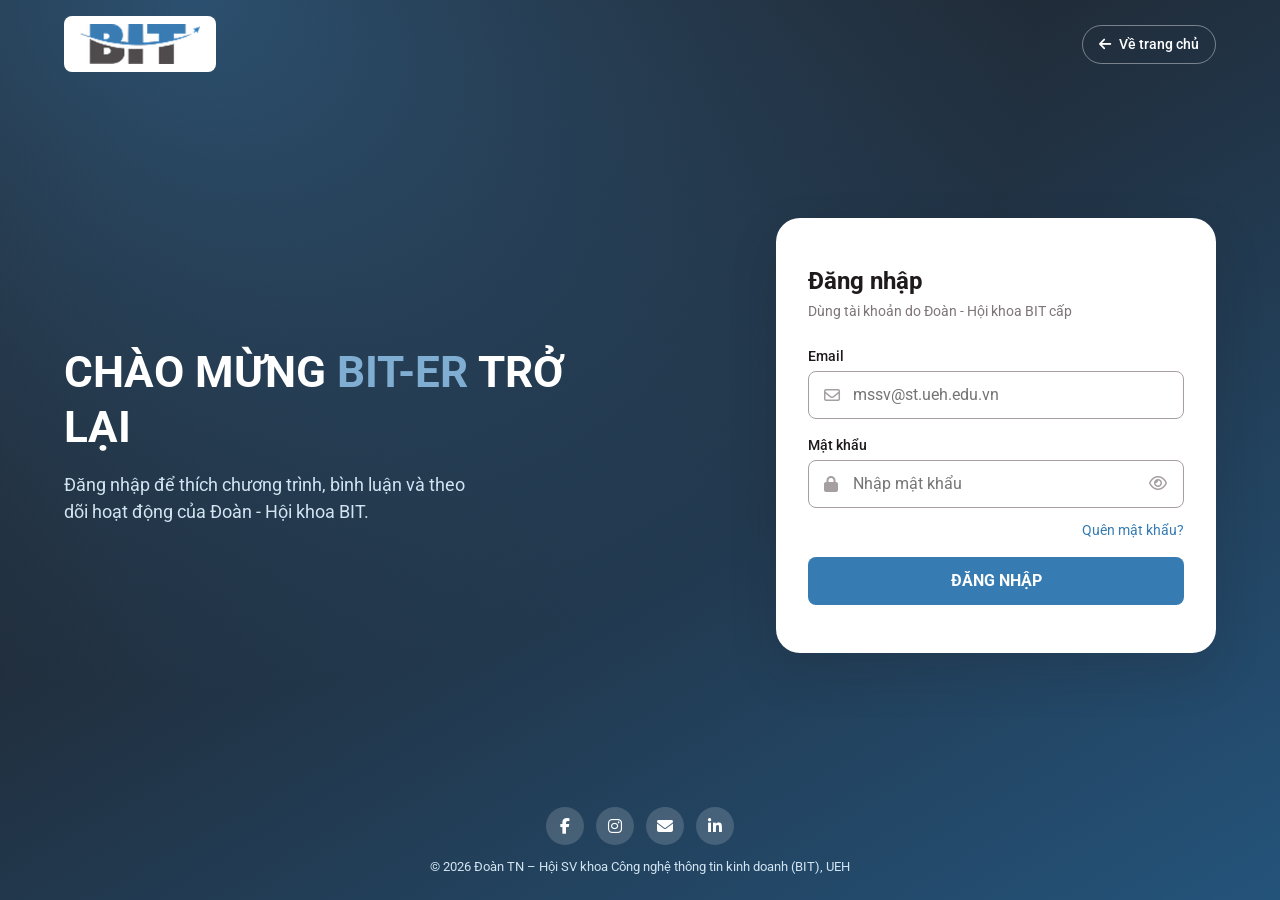
<file: dang-nhap.html>
<!DOCTYPE html>
<html lang="vi">
<head>
<meta charset="UTF-8">
<meta name="viewport" content="width=device-width, initial-scale=1">
<title>Đăng nhập — BIT</title>
<link rel="preconnect" href="https://fonts.googleapis.com">
<link rel="preconnect" href="https://fonts.gstatic.com" crossorigin>
<link href="https://fonts.googleapis.com/css2?family=Roboto:wght@400;500;700&display=swap" rel="stylesheet">
<link rel="stylesheet" href="https://cdnjs.cloudflare.com/ajax/libs/font-awesome/6.4.2/css/all.min.css">
<style>
:root{--color-blue-100:#D2E4F1;--color-blue-300:#7FAED2;--color-blue-500:#367CB3;--color-blue-600:#2E6996;--color-blue-700:#24537A;
--color-dark-50:#F3F1F2;--color-dark-100:#E4E0E1;--color-dark-300:#A69FA2;--color-dark-500:#4F464B;--color-dark-700:#332D30;--color-dark-900:#1F1B1D;
--primary-color:var(--color-blue-500);--primary-hover:var(--color-blue-600);--primary-color-2:#EAF2F8;--bg-color:#fff;--text-color:var(--color-dark-500);--text-muted:#7d7579;
--color-surface:#fff;--color-bg-alt:var(--color-dark-50);--color-text-on-primary:#fff;--error-color:#dc3545;
--font-family-base:'Roboto',sans-serif;--fw-medium:500;--fw-bold:700;--font-size-h1:36px;--line-height-h1:1.3;--font-size-body:16px;--line-height-body:1.5;
--space-1:4px;--space-2:8px;--space-3:12px;--space-4:16px;--space-5:24px;--space-6:32px;--space-7:48px;--space-8:64px;--space-9:96px;
--container-max:1200px;--container-pad:var(--space-5);--radius-sm:8px;--radius-lg:24px;--radius-xl:32px;--radius-pill:999px;--radius-button:8px;--radius-card:16px;
--shadow-md:0 8px 24px rgba(31,27,29,.12);--shadow-lg:0 20px 48px rgba(31,27,29,.16);--shadow-header:0 4px 20px rgba(31,27,29,.08);--shadow-focus:0 0 0 4px var(--color-blue-100);
--transition-base:200ms ease;--button-height:44px;--gap-col-cards:24px;--spacing-section-y:80px;
--font-size-h1-mobile:28px;--font-size-h2-mobile:20px;--font-size-body-mobile:15px;--gap-col-mobile:16px;
--gradient-primary:linear-gradient(135deg,var(--color-blue-500) 0%,var(--color-blue-700) 100%);
--gradient-hero:radial-gradient(120% 140% at 15% 0%,rgba(54,124,179,.55) 0%,rgba(31,27,29,0) 55%),linear-gradient(150deg,var(--color-dark-900) 10%,var(--color-blue-700) 100%)}
*,*::before,*::after{box-sizing:border-box}
body{margin:0;font-family:var(--font-family-base);font-size:var(--font-size-body);line-height:var(--line-height-body);color:var(--text-color);background:var(--bg-color)}
img{max-width:100%;display:block}a{color:inherit;text-decoration:none}h1,h2,h3,h4,p,ul{margin:0}ul{padding:0;list-style:none}button{font:inherit;color:inherit;cursor:pointer}
:focus-visible{outline:none;box-shadow:var(--shadow-focus)}
.btn{display:inline-flex;align-items:center;justify-content:center;gap:var(--space-2);min-height:var(--button-height);padding:10px var(--space-6);border:0;border-radius:var(--radius-button);background:var(--primary-color);color:#fff;font-size:16px;font-weight:var(--fw-bold);transition:background var(--transition-base)}
.btn:hover{background:var(--primary-hover)}.btn:disabled{opacity:.6;cursor:not-allowed}
.brand{display:inline-flex;align-items:center}.brand__logo{height:40px;width:auto}.brand__logo--lg{height:56px;margin:0 auto}
.logo-fallback{font-size:28px;font-weight:var(--fw-bold);font-style:italic;color:var(--primary-color)}
.soc{display:flex;gap:var(--space-3)}.soc a{display:grid;place-items:center;width:38px;height:38px;border-radius:var(--radius-pill);background:var(--primary-color);color:#fff;font-size:16px;transition:background var(--transition-base),transform var(--transition-base)}
.soc a:hover{background:var(--color-blue-700);transform:translateY(-2px)}
@media (prefers-reduced-motion:reduce){*{transition:none!important;scroll-behavior:auto!important}}
body{min-height:100vh;display:flex;flex-direction:column;background:var(--gradient-hero);color:#fff}
.top{display:flex;align-items:center;justify-content:space-between;gap:var(--space-4);max-width:var(--container-max);width:100%;margin:0 auto;padding:var(--space-4) var(--container-pad)}
.top .brand{padding:var(--space-2) var(--space-4);border-radius:var(--radius-sm);background:#fff}
.top__back{display:inline-flex;align-items:center;gap:var(--space-2);padding:var(--space-2) var(--space-4);border-radius:var(--radius-pill);font-size:14px;font-weight:var(--fw-medium);color:#fff;border:1px solid rgba(255,255,255,.4);transition:background var(--transition-base)}.top__back:hover{background:rgba(255,255,255,.12)}
.auth{flex:1;display:grid;grid-template-columns:1.1fr 1fr;align-items:center;gap:var(--space-8);max-width:var(--container-max);width:100%;margin:0 auto;padding:var(--space-6) var(--container-pad)}
.welcome h1{font-size:44px;line-height:1.25;font-weight:var(--fw-bold)}.welcome h1 em{font-style:normal;color:var(--color-blue-300)}
.welcome p{margin-top:var(--space-4);max-width:420px;font-size:18px;color:var(--color-blue-100)}
.card{width:min(440px,100%);justify-self:end;padding:var(--space-7) var(--space-6);background:#fff;color:var(--text-color);border-radius:var(--radius-lg);box-shadow:var(--shadow-lg)}
.card h2{font-size:24px;line-height:1.3;color:var(--color-dark-900)}.card .sub{margin:var(--space-1) 0 var(--space-5);font-size:14px;color:var(--text-muted)}
.field{margin-bottom:var(--space-4)}.field label{display:block;margin-bottom:var(--space-1);font-size:14px;font-weight:var(--fw-medium);color:var(--color-dark-900)}
.input{position:relative;display:flex;align-items:center}
.input>i.lead{position:absolute;left:var(--space-4);color:var(--color-dark-300);pointer-events:none}
.input input{width:100%;height:48px;padding:0 48px 0 44px;font:inherit;color:var(--text-color);border:1px solid var(--color-dark-300);border-radius:var(--radius-sm);background:#fff;transition:border-color var(--transition-base),box-shadow var(--transition-base)}
.input input:focus{outline:none;border-color:var(--primary-color);box-shadow:var(--shadow-focus)}.input input.is-bad{border-color:var(--error-color)}
.input .act{position:absolute;right:var(--space-2);width:36px;height:36px;border:0;background:none;border-radius:var(--radius-pill);color:var(--color-dark-300);font-size:16px}.input .act:hover{color:var(--primary-color);background:var(--primary-color-2)}.input .act[hidden]{display:none}
.row{display:flex;justify-content:flex-end;margin:calc(-1*var(--space-1)) 0 var(--space-4)}.row a{font-size:14px;color:var(--primary-color)}.row a:hover{text-decoration:underline}
.card .btn{width:100%;height:48px}
.msg{display:flex;gap:var(--space-2);align-items:flex-start;margin-top:var(--space-3);font-size:14px;color:var(--error-color)}.msg:empty{display:none}.msg.ok{color:var(--color-blue-700)}
.mini{display:flex;flex-direction:column;align-items:center;gap:var(--space-3);padding:var(--space-5) var(--container-pad);font-size:13px;color:var(--color-blue-100)}
.mini .soc a{background:rgba(255,255,255,.16)}.mini .soc a:hover{background:var(--primary-color)}
@media (max-width:900px){.auth{grid-template-columns:1fr;gap:var(--space-5);text-align:center}.welcome h1{font-size:var(--font-size-h1-mobile)}.welcome p{margin-inline:auto;font-size:16px}.card{justify-self:center;padding:var(--space-6) var(--space-5)}}
</style>
</head>
<body>
<header class="top">
  <a href="./index.html" class="brand" aria-label="Trang chủ BIT"><img class="brand__logo" data-logo="head" alt="Logo BIT"></a>
  <a href="./index.html" class="top__back"><i class="fa-solid fa-arrow-left"></i>Về trang chủ</a>
</header>
<main class="auth">
  <section class="welcome">
    <h1>CHÀO MỪNG <em>BIT-ER</em> TRỞ LẠI</h1>
    <p>Đăng nhập để thích chương trình, bình luận và theo dõi hoạt động của Đoàn - Hội khoa BIT.</p>
  </section>
  <section class="card" aria-labelledby="t">
    <h2 id="t">Đăng nhập</h2>
    <p class="sub">Dùng tài khoản do Đoàn - Hội khoa BIT cấp</p>
    <form id="f" novalidate>
      <div class="field"><label for="email">Email</label>
        <div class="input"><i class="fa-regular fa-envelope lead" aria-hidden="true"></i>
          <input id="email" type="email" autocomplete="username" placeholder="mssv@st.ueh.edu.vn" required>
          <button type="button" class="act" id="clear" aria-label="Xóa email" hidden><i class="fa-regular fa-circle-xmark"></i></button></div></div>
      <div class="field"><label for="pw">Mật khẩu</label>
        <div class="input"><i class="fa-solid fa-lock lead" aria-hidden="true"></i>
          <input id="pw" type="password" autocomplete="current-password" placeholder="Nhập mật khẩu" required>
          <button type="button" class="act" id="eye" aria-label="Hiện mật khẩu" aria-pressed="false"><i class="fa-regular fa-eye"></i></button></div></div>
      <div class="row"><a href="mailto:doanhoi.bit@ueh.edu.vn?subject=Quên mật khẩu cổng BIT">Quên mật khẩu?</a></div>
      <button class="btn" id="go" type="submit">ĐĂNG NHẬP</button>
      <p class="msg" id="msg" role="alert"></p>
    </form>
  </section>
</main>
<footer class="mini">
  <div class="soc">
    <a href="https://www.facebook.com/groups/1129624948171351" target="_blank" rel="noopener" aria-label="Facebook"><i class="fa-brands fa-facebook-f"></i></a>
    <a href="#" target="_blank" rel="noopener" aria-label="Instagram"><i class="fa-brands fa-instagram"></i></a>
    <a href="mailto:doanhoi.bit@ueh.edu.vn" aria-label="Email"><i class="fa-solid fa-envelope"></i></a>
    <a href="#" target="_blank" rel="noopener" aria-label="LinkedIn"><i class="fa-brands fa-linkedin-in"></i></a>
  </div>
  <p>© 2026 Đoàn TN – Hội SV khoa Công nghệ thông tin kinh doanh (BIT), UEH</p>
</footer>
<script>
/* Logo cắt từ bản thiết kế (nhúng sẵn, không phụ thuộc đường dẫn) */
const LOGO = { head: '[data-uri]', foot: '[data-uri]' };
document.querySelectorAll('img[data-logo]').forEach(im => { im.src = LOGO[im.dataset.logo] || LOGO.head; });
const CFG = { API: 'https://script.google.com/macros/s/AKfycby1IHduGtQ7wtcxRXCo43WCRbnHpFgjLoDurq1vfDB5Kpm6_9BiqfkvzQ6aJ5gB8rk/exec', HOME: './index.html' };
const KEY = 'bit_session', $ = id => document.getElementById(id);
const next = (() => { const n = new URLSearchParams(location.search).get('next') || CFG.HOME; return /^[\w./-]+\.html$/.test(n) ? n : CFG.HOME; })();
if (localStorage.getItem(KEY)) location.replace(next);
function msg(t, ok) { const m = $('msg'); m.innerHTML = t ? `<i class="fa-solid ${ok ? 'fa-spinner fa-spin' : 'fa-circle-exclamation'}" aria-hidden="true" style="margin-top:3px"></i><span></span>` : ''; if (t) m.lastChild.textContent = t; m.classList.toggle('ok', !!ok); }
const sync = () => { $('clear').hidden = !$('email').value; };
$('email').addEventListener('input', () => { sync(); $('email').classList.remove('is-bad'); });
$('pw').addEventListener('input', () => $('pw').classList.remove('is-bad'));
$('clear').onclick = () => { $('email').value = ''; sync(); $('email').focus(); };
$('eye').onclick = () => {
  const show = $('pw').type === 'password'; $('pw').type = show ? 'text' : 'password';
  $('eye').setAttribute('aria-pressed', show); $('eye').setAttribute('aria-label', show ? 'Ẩn mật khẩu' : 'Hiện mật khẩu');
  $('eye').firstElementChild.className = show ? 'fa-regular fa-eye-slash' : 'fa-regular fa-eye';
};
$('f').addEventListener('submit', async e => {
  e.preventDefault();
  const email = $('email').value.trim(), password = $('pw').value;
  if (!email || !/^\S+@\S+\.\S+$/.test(email)) { $('email').classList.add('is-bad'); $('email').focus(); return msg('Nhập đúng định dạng email.'); }
  if (!password) { $('pw').classList.add('is-bad'); $('pw').focus(); return msg('Nhập mật khẩu.'); }
  if (CFG.API.startsWith('PASTE_')) return msg('Chưa cấu hình Apps Script (CFG.API).');
  $('go').disabled = true; msg('Đang đăng nhập...', true);
  try {
    const r = await (await fetch(CFG.API, { method: 'POST', headers: { 'Content-Type': 'text/plain;charset=utf-8' }, body: JSON.stringify({ action: 'login', email, password }) })).json();
    if (!r.ok) throw new Error(r.error || 'Đăng nhập thất bại');
    localStorage.setItem(KEY, JSON.stringify({ token: r.token, name: r.name, email: r.email }));
    location.replace(next);
  } catch (err) { msg(err.message); $('go').disabled = false; }
});
</script>
</body>
</html>
</file>
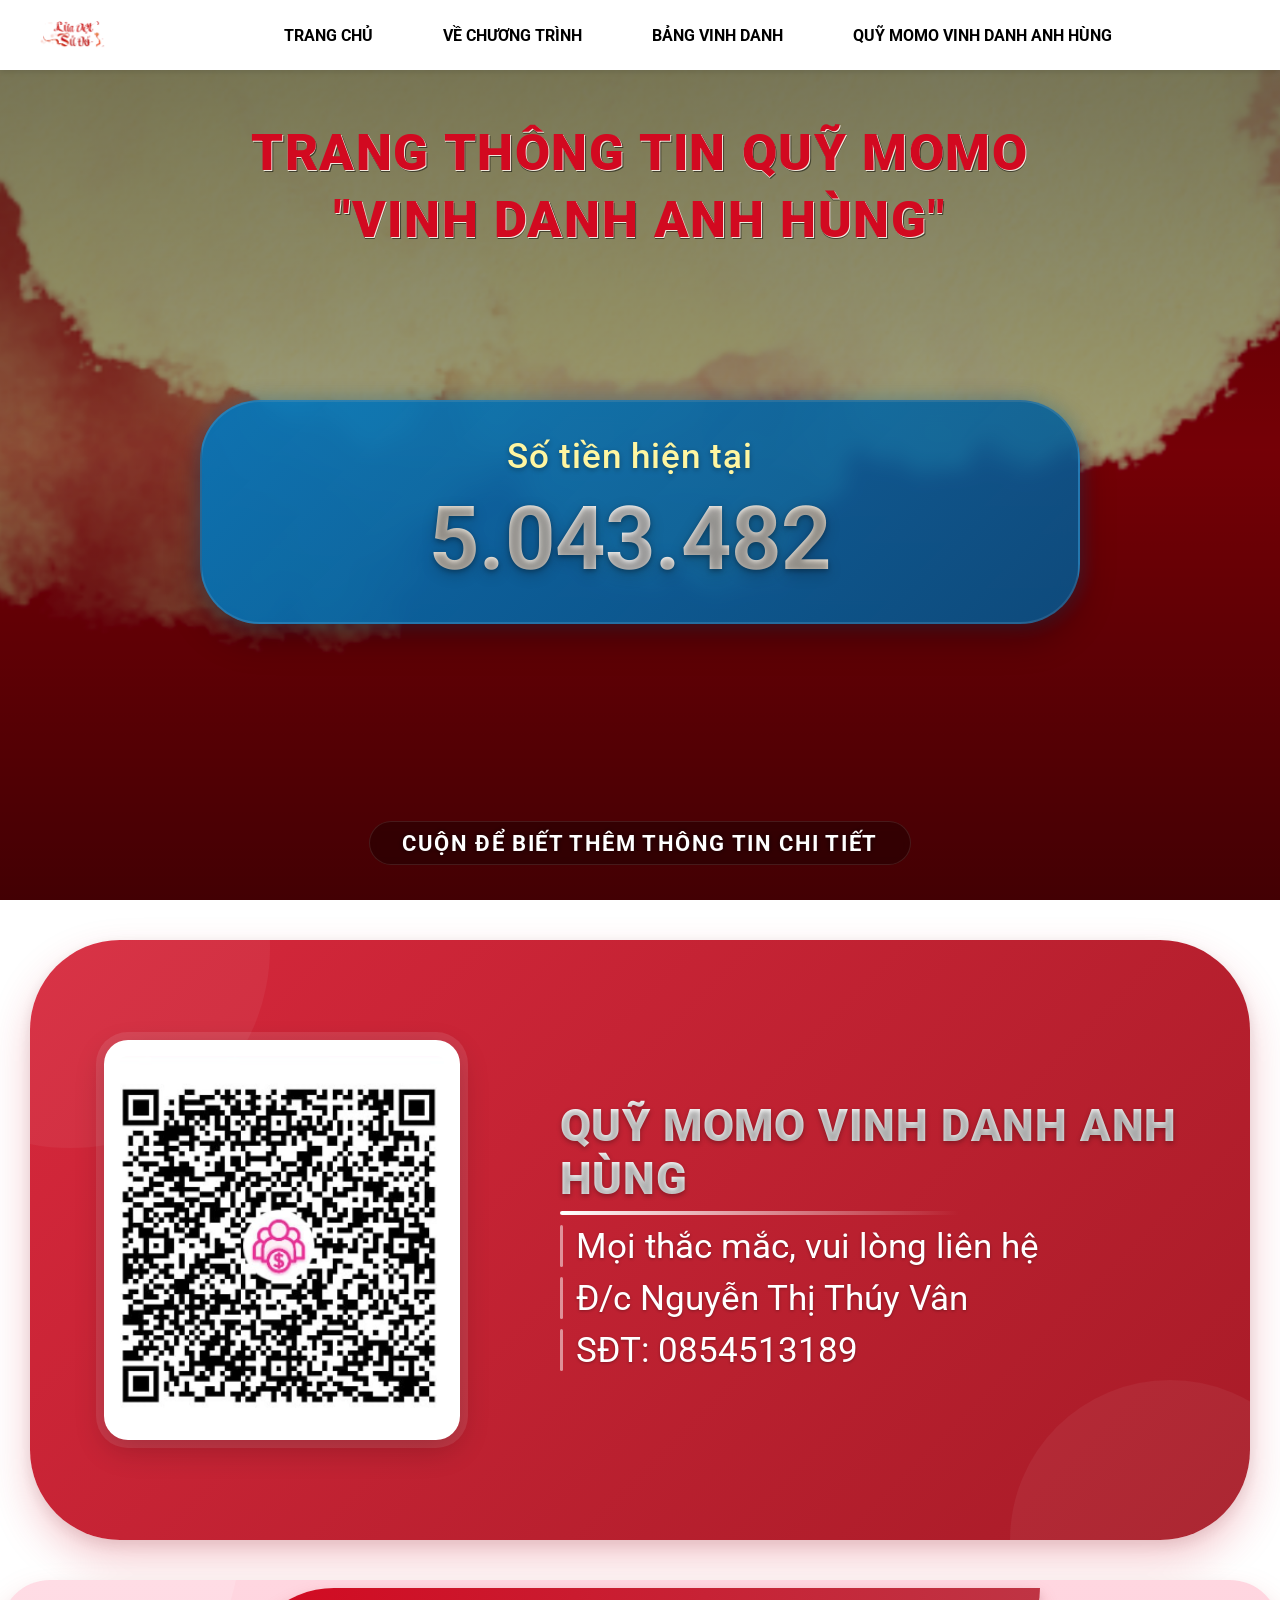
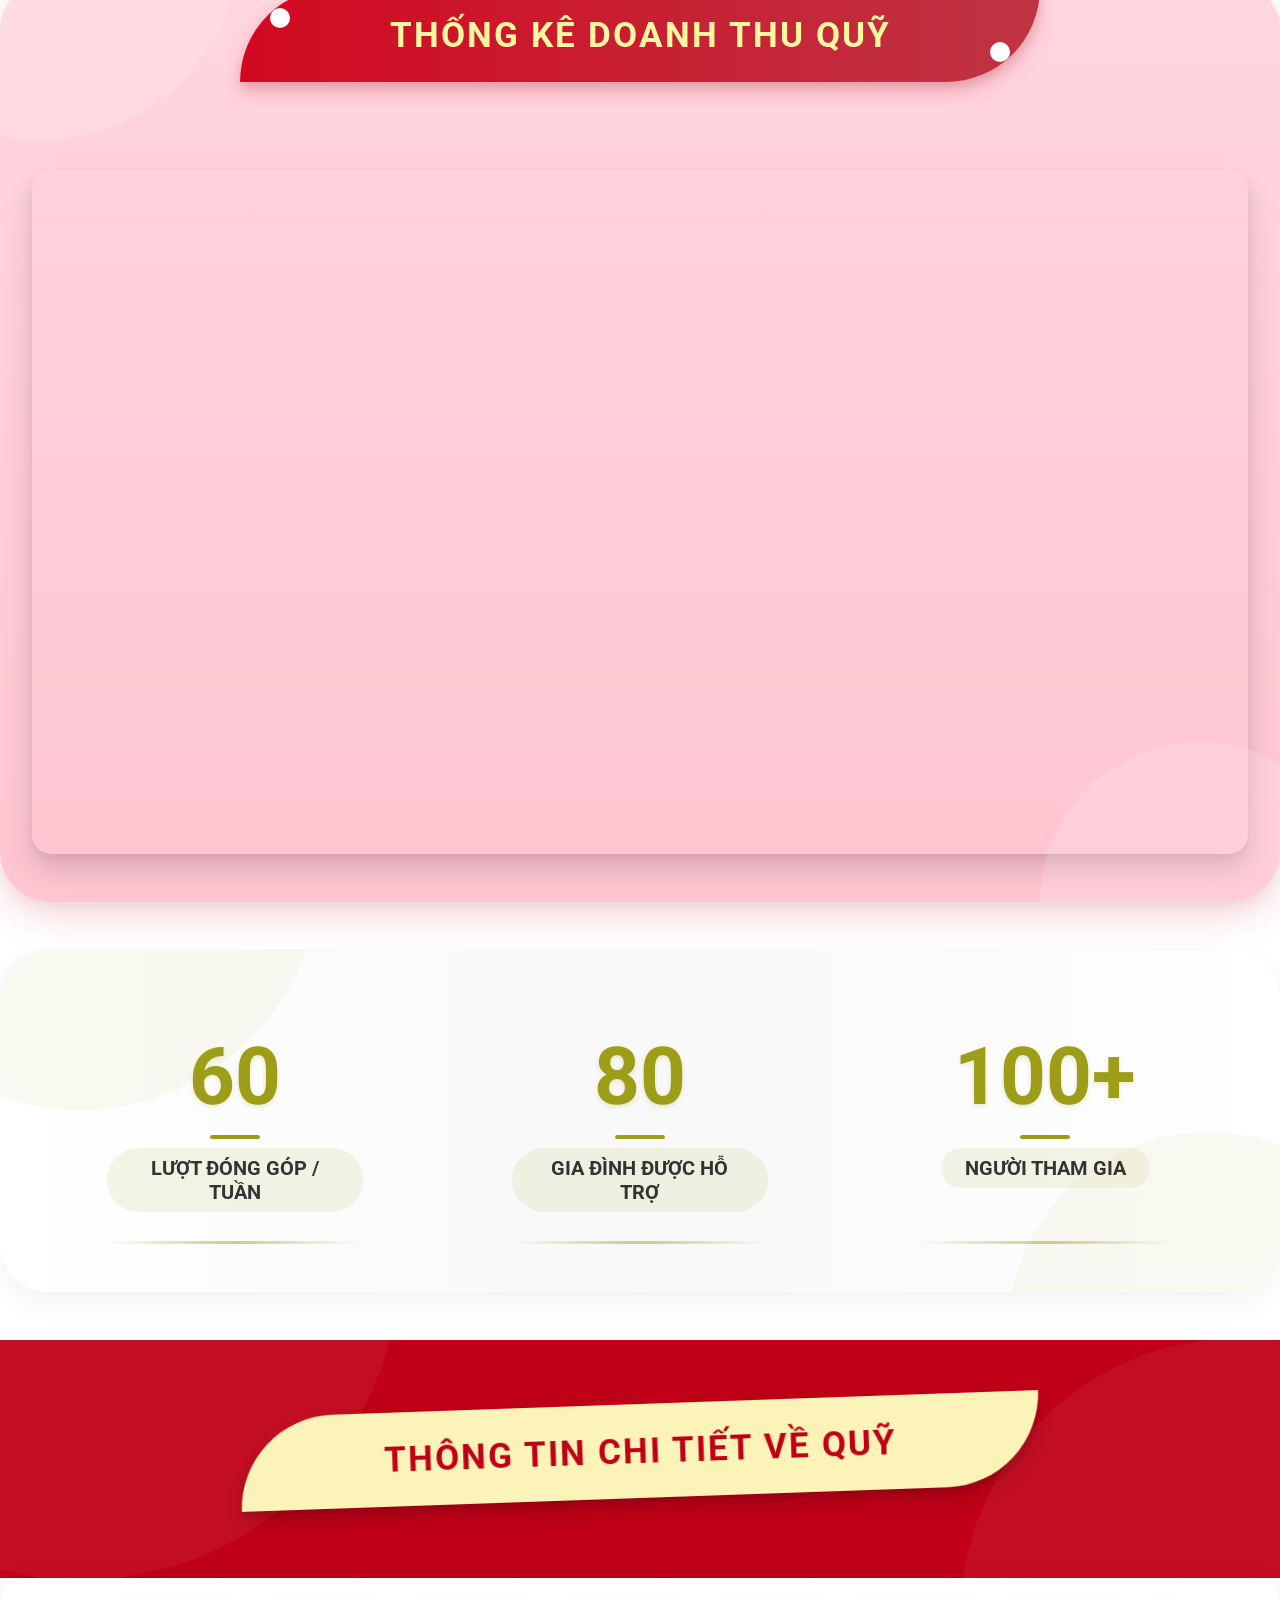
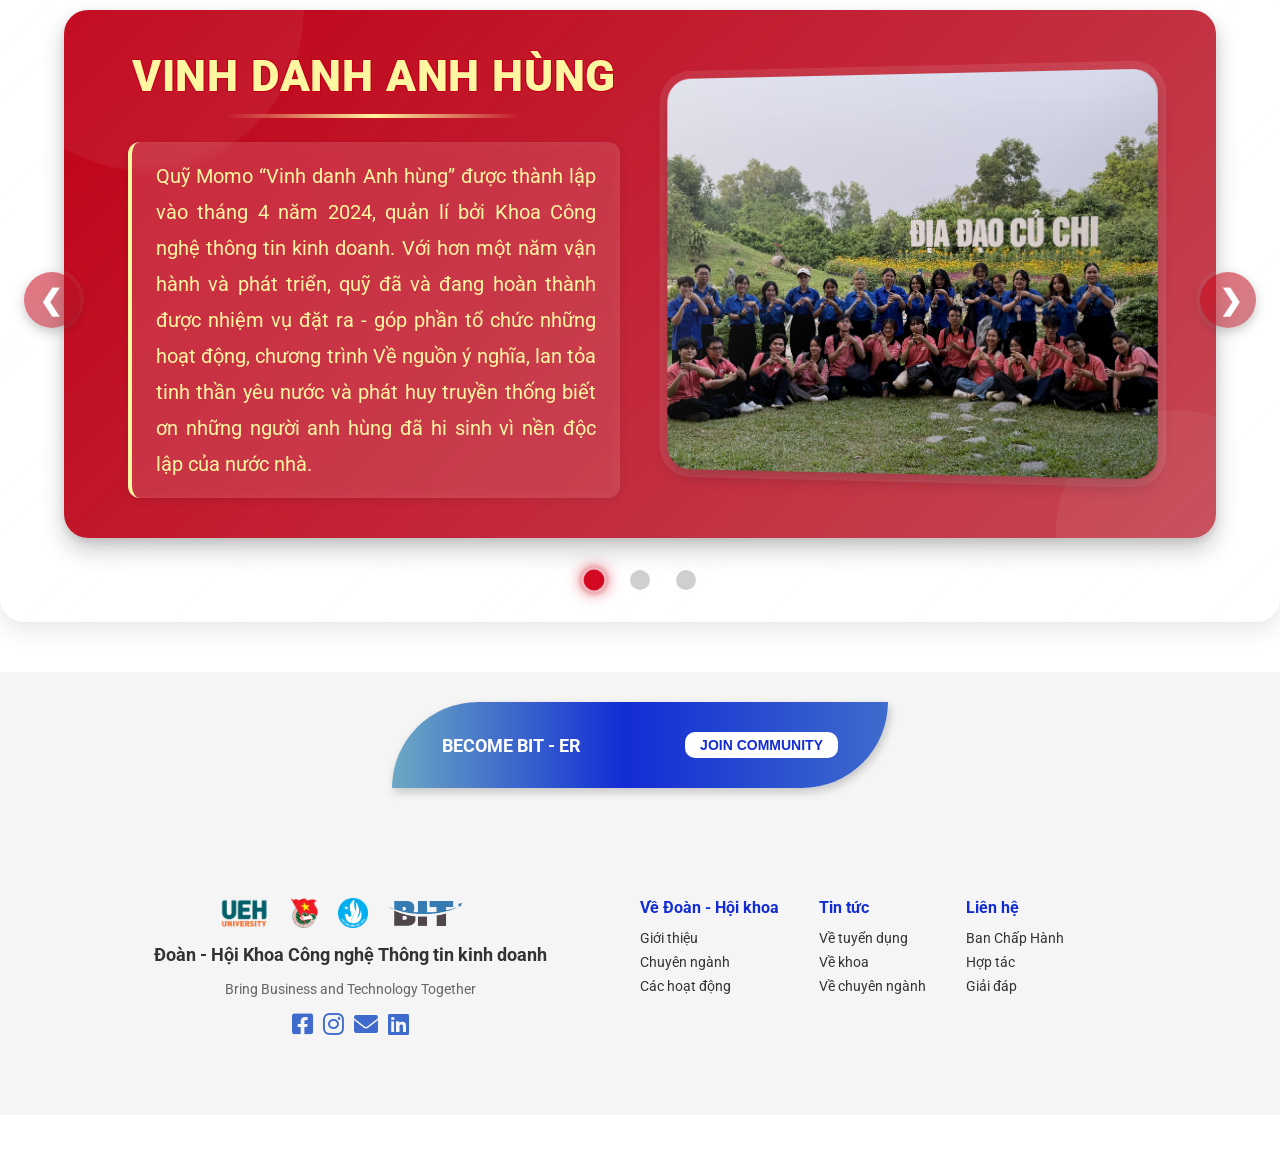
<file: Quy_Vinh_danh_anh_hung.html>
<!DOCTYPE html>
<html lang="vi">
<head>
    <meta charset="UTF-8">
    <meta name="viewport" content="width=device-width, initial-scale=1.0">
    <title>Quỹ MOMO Vinh Danh Anh Hùng</title>
    <!-- Preconnect & Import Font Roboto -->
  <link rel="preconnect" href="https://fonts.googleapis.com">
  <link rel="preconnect" href="https://fonts.gstatic.com" crossorigin>
  <link 
    href="https://fonts.googleapis.com/css2?family=Roboto:ital,wght@0,100..900;1,100..900&display=swap" 
    rel="stylesheet"
  >
    <link rel="stylesheet" href="./assets/css/Quy_Vinh_danh_anh_hung.css">
    <link rel="stylesheet" href="./assets/css/File_CSS_chung.css">
</head>
<body>
    <div id="header-container"></div>

    <!-- Main content -->
    <main>
        <div class="Quy_container">
            <!-- Hero section -->
            <section class="Quy_hero_section">
                <img src="./assets/img/background-img.png" alt="Ảnh hero section">
                <h1>TRANG THÔNG TIN QUỸ MOMO <br>"VINH DANH ANH HÙNG"</h1>
                <div class="Quy_hero_section_total_amount">
                    <p>Số tiền hiện tại</p>
                    <h2>5,043,482</h2>
                </div>
                <p class="Quy_hero_section_sub_text">CUỘN ĐỂ BIẾT THÊM THÔNG TIN CHI TIẾT</p>
            </section>

            <!-- QR Code -->
            <section class="Quy_QR_section">
                <div class="Quy_QR_section_div">
                    <div class="Quy_QR_section_QR">
                        <img src="./ModelViews/Footer/Anh/QR_quy.png" alt="QR Code">
                    </div>
                    <div class="Quy_QR_section_QR_info">
                        <h3>QUỸ MOMO VINH DANH ANH HÙNG</h3>
                        <p>Mọi thắc mắc, vui lòng liên hệ</p>
                        <p>Đ/c Nguyễn Thị Thúy Vân</p>
                        <p>SĐT: 0854513189</p>
                    </div>
                </div>
            </section>

            <section class="Thong_ke_section_div">
                <div class="Thong_ke_section_title">Thống kê doanh thu quỹ</div>
                <!-- Nhúng màn hình MoMo Quỹ Nhóm -->
                <div class="momo-embed-wrapper" style="position: relative; padding-top: 56.25%;">
                    <iframe src="https://docs.google.com/spreadsheets/d/e/2PACX-1vTOxaVewo61i-Uh0UOU8fSCMp_cQVYVHhFg-KBTN0cCi-yJsCcaSZEYpJK3csXu0rOX0cmt4QB6lcTc/pubhtml?gid=0&amp;single=true&amp;widget=true&amp;headers=false" 
                        style="position: absolute; top:0; left:0; width:100%; height:100%; border:0;"
                        sandbox="allow-scripts allow-same-origin allow-forms"
                        loading="lazy"
                        title="MoMo Quỹ Nhóm"
                    ></iframe>
                </div>
            </section>

            <!-- Chỉ số góp quỹ -->
                <section class="Stats_section">
                    <div class="Stats_item">
                        <h2>60</h2>
                        <p>LƯỢT ĐÓNG GÓP / TUẦN</p>
                    </div>
                    <div class="Stats_item">
                        <h2>80</h2>
                        <p>GIA ĐÌNH ĐƯỢC HỖ TRỢ</p>
                    </div>
                    <div class="Stats_item">
                        <h2>100+</h2>
                        <p>NGƯỜI THAM GIA</p>
                    </div>
                </section>
            </section>

          <!-- Thông tin chi tiết về quỹ -->
<section class="Quy_info_section">
    <div class="Quy_info_section_title">Thông tin chi tiết về quỹ</div>
</section>

<section class="Quy_info_slider">
    <div class="Quy_info_slides">
        <!-- Slide 1 -->
        <div class="Quy_info_section_content active">
            <div class="Quy_info_section_content_title">
                <h3>VINH DANH ANH HÙNG</h3>
                <p>Quỹ Momo “Vinh danh Anh hùng” được thành lập vào tháng 4 năm 2024, quản lí bởi Khoa Công nghệ thông tin kinh doanh. Với hơn một năm vận hành và phát triển, quỹ đã và đang hoàn thành được nhiệm vụ đặt ra - góp phần tổ chức những hoạt động, chương trình Về nguồn ý nghĩa, lan tỏa tinh thần yêu nước và phát huy truyền thống biết ơn những người anh hùng đã hi sinh vì nền độc lập của nước nhà. 

                </p>
            </div>
            <div class="Quy_info_section_image">
                <img src="./assets/img/Tong_hop_ctrinh/7.jpg" alt="Đội ngũ quỹ">
            </div>
        </div>
        
        <!-- Slide 2 -->
        <div class="Quy_info_section_content">
            <div class="Quy_info_section_content_title">
                <h3>MỤC TIÊU CỦA QUỸ</h3>
                <p>Quỹ Vinh danh Anh hùng còn là nơi sinh viên UEH thắp lên ngọn lửa tri ân đối với thế hệ đi trước, không chỉ qua những con số, mà còn là những chương trình, những hoạt động đến tận từng địa phương, tỏ lòng biết ơn sâu sắc với những người “Anh hùng” thầm lặng.
                </p>
            </div>
            <div class="Quy_info_section_image">
                <img src="./assets/img/Tong_hop_ctrinh/VQNCS/4.png" alt="Mục tiêu quỹ">
            </div>
        </div>
        
        <!-- Slide 3 -->
        <div class="Quy_info_section_content">
            <div class="Quy_info_section_content_title">
                <h3>SỨ MỆNH CAO CẢ</h3>
                <p>Trong tương lai, BIT sẽ không ngừng phát triển quỹ cũng như thực hiện những chiến dịch thiết thực hơn, ý nghĩa hơn dành cho toàn thể các bạn sinh viên tham gia, tiếp nối truyền thống uống nước nhớ nguồn của dân tộc Việt Nam.
                </p>
            </div>
            <div class="Quy_info_section_image">
                <img src="./assets/img/Tong_hop_ctrinh/2.jpg" alt="Thành tựu quỹ">
            </div>
        </div>
    </div>
    
    <!-- Pagination Dots -->
    <div class="pagination-dots">
        <span class="dot active" data-slide="0"></span>
        <span class="dot" data-slide="1"></span>
        <span class="dot" data-slide="2"></span>
    </div>
    
    <!-- Navigation buttons -->
    <button class="slider-nav prev-btn">&#10094;</button>
    <button class="slider-nav next-btn">&#10095;</button>
</section>
        </div>
    </main>
    <div id="footer-container"></div>
    <script src="./assets/js/Quy_Vinh_danh_anh_hung.js" defer></script>
</body>
</html>
</file>
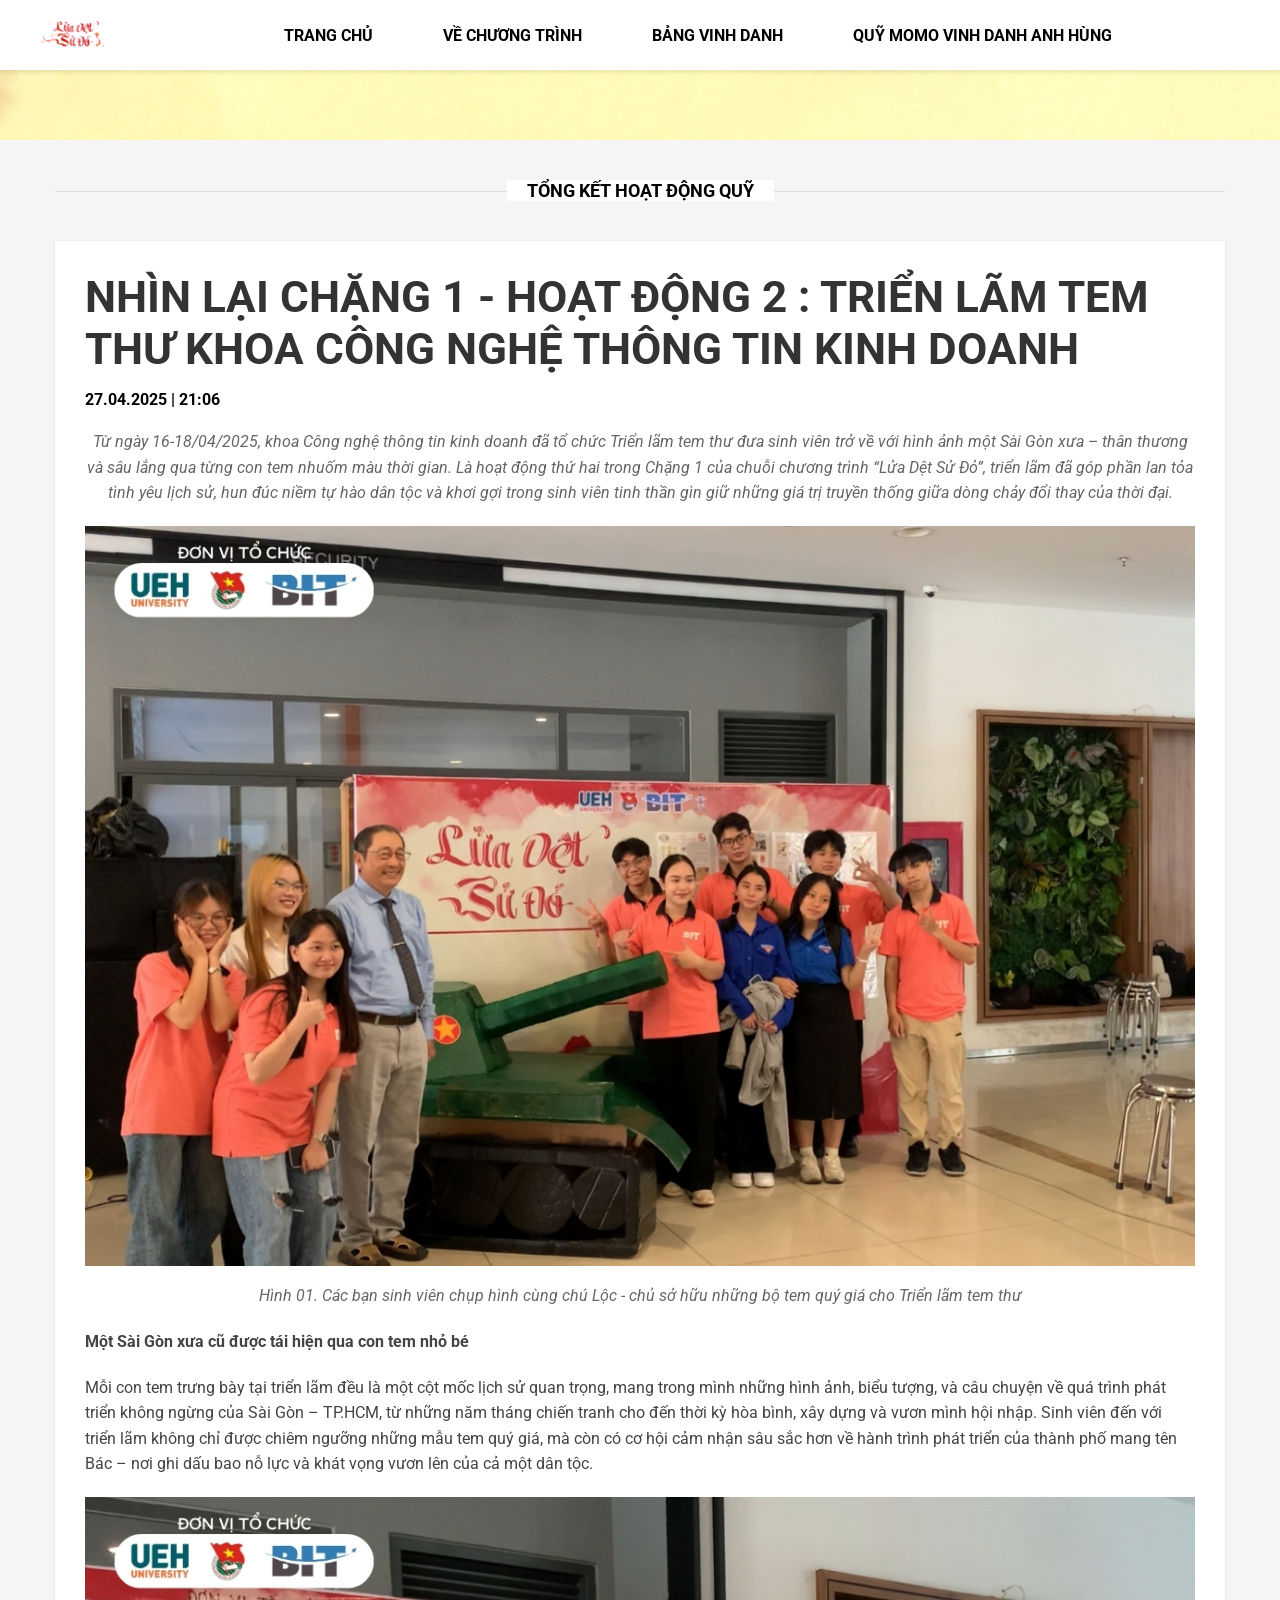
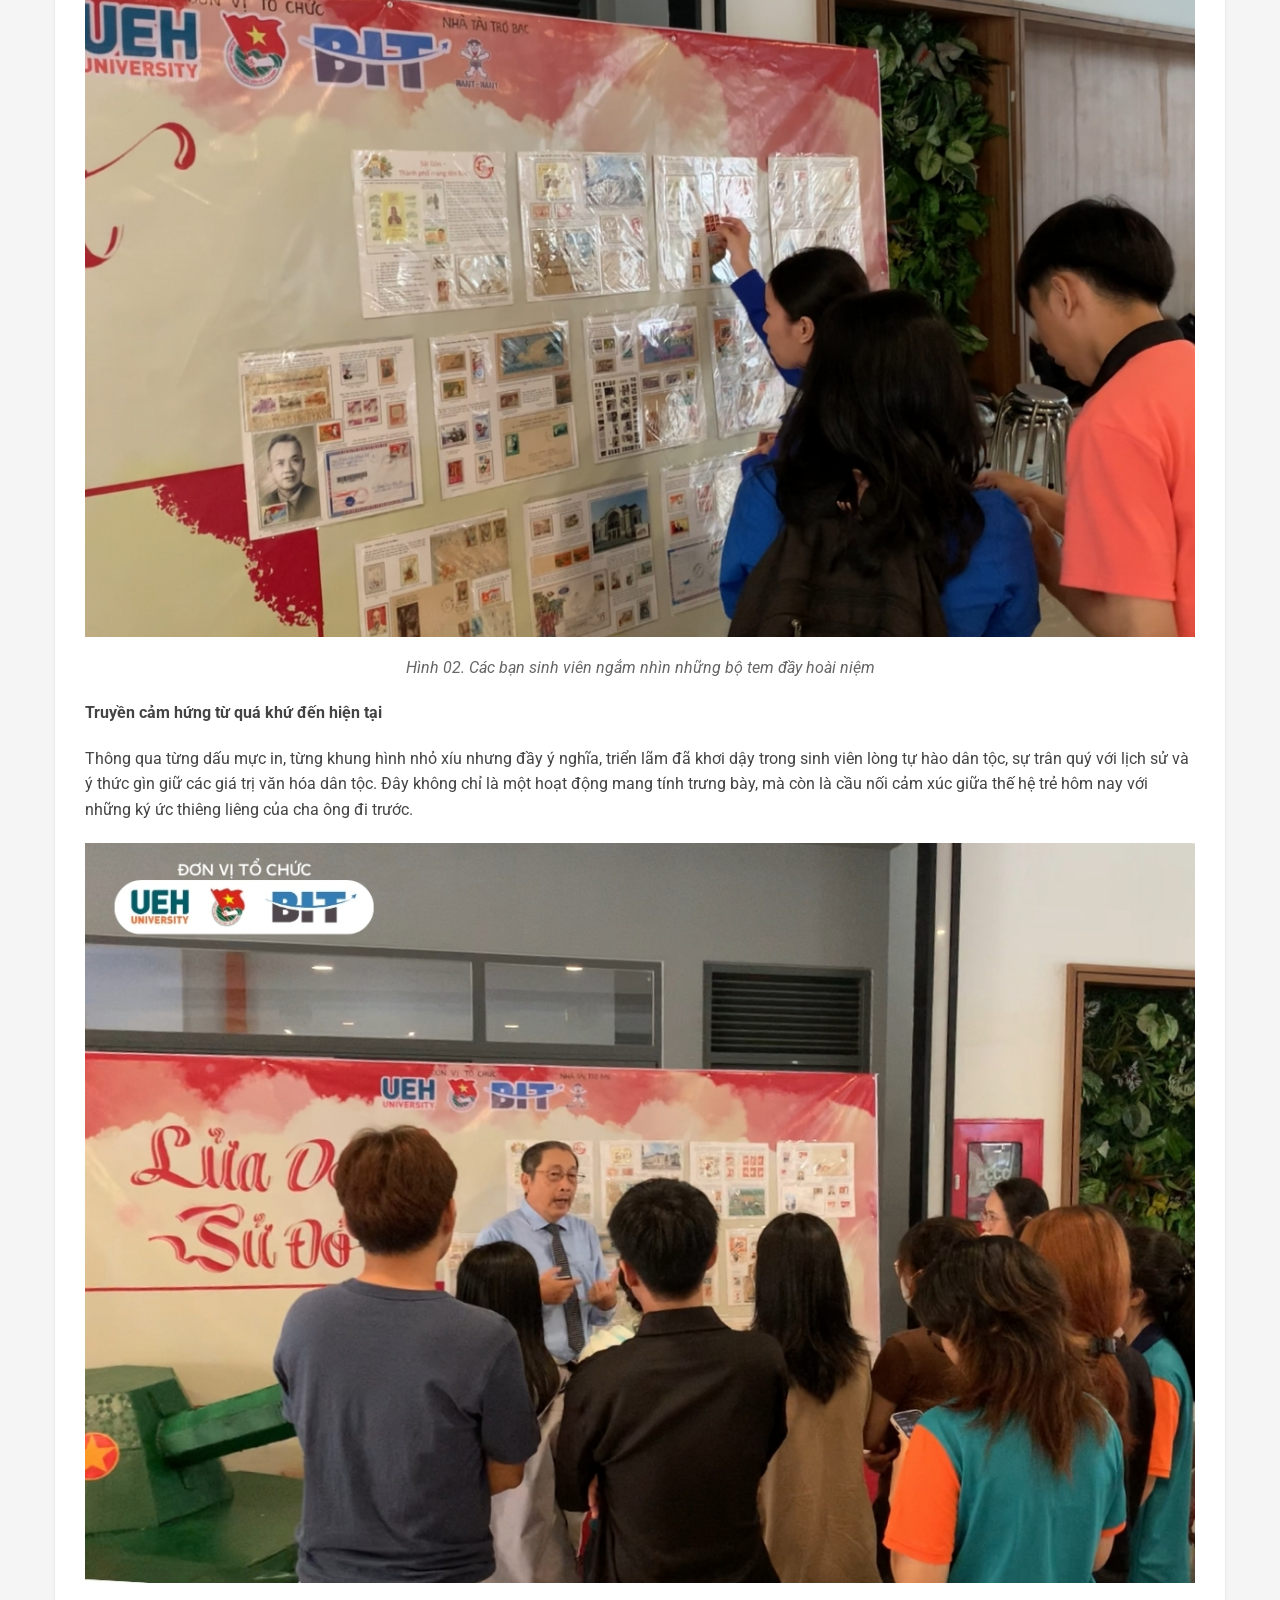
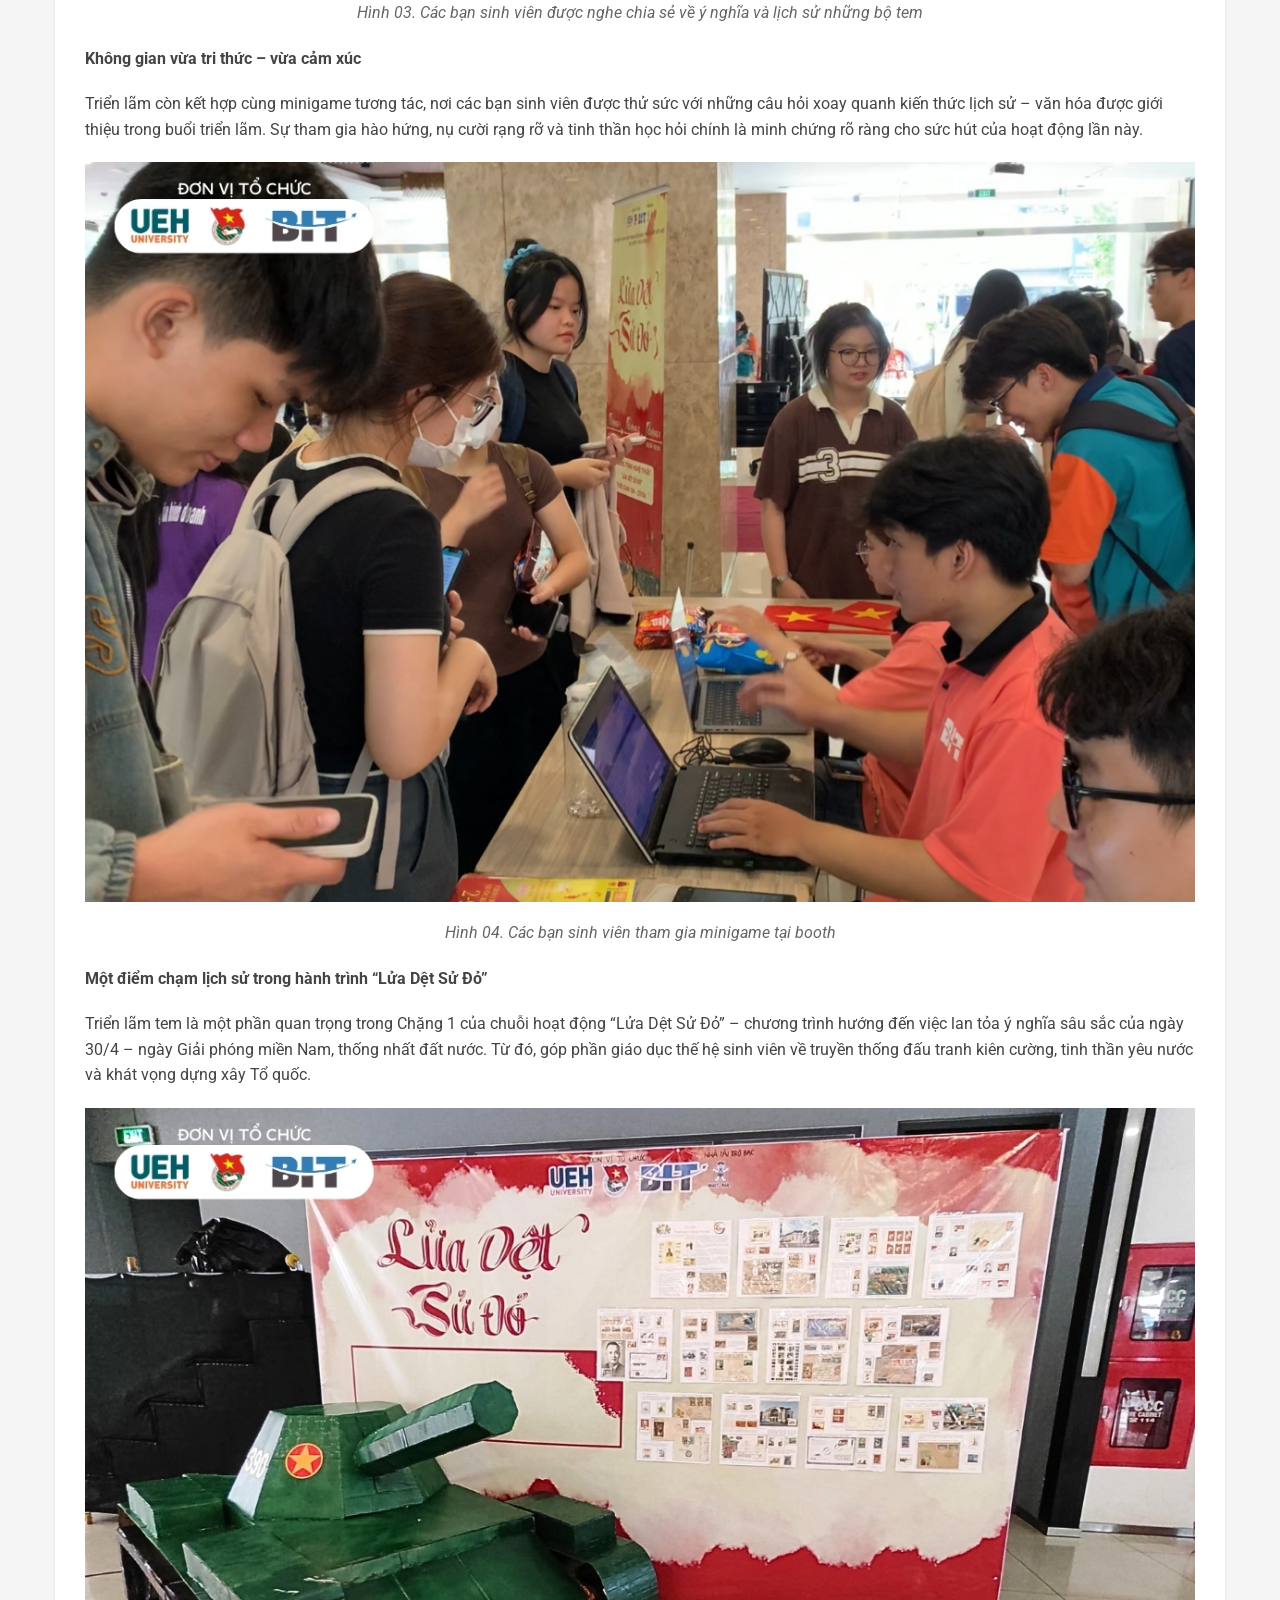
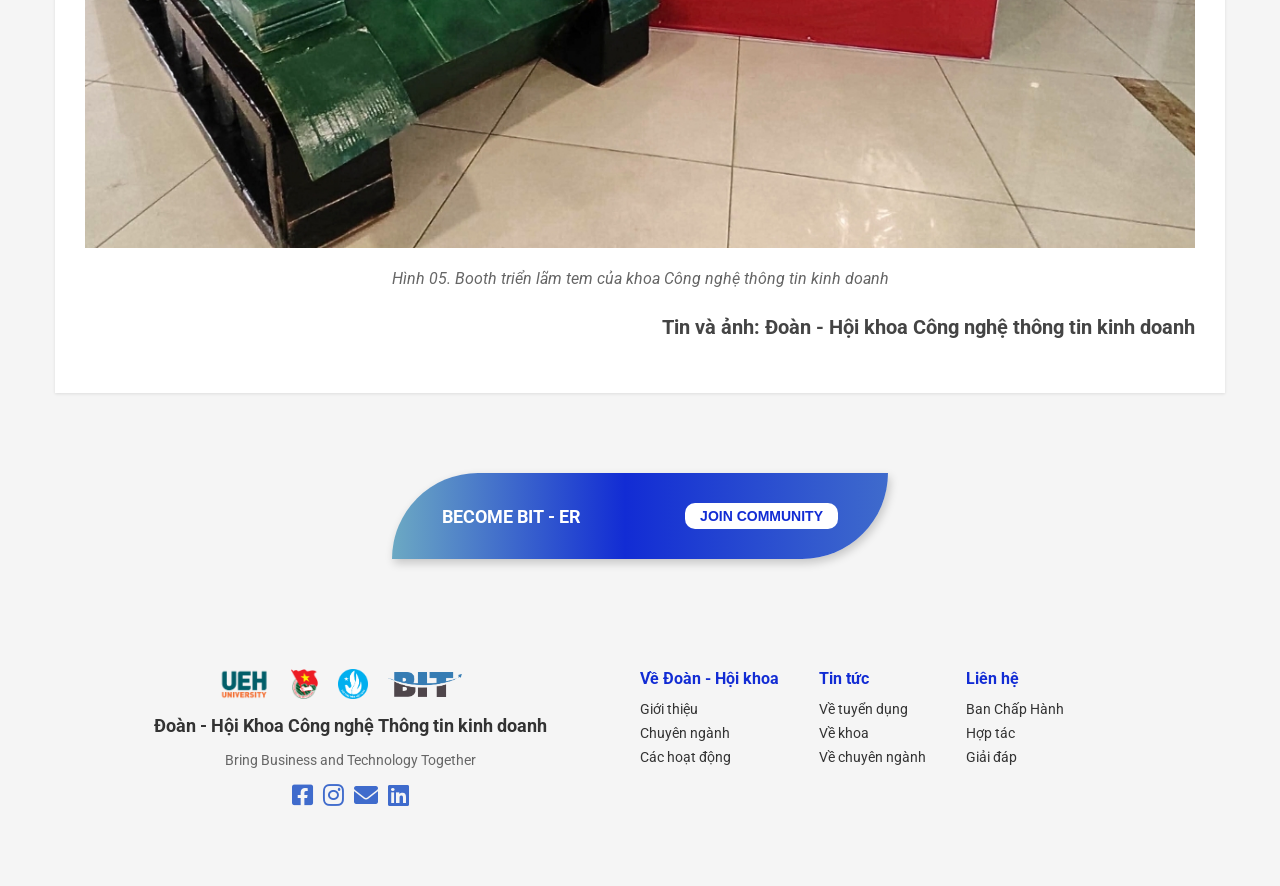
<file: Trang_tin_bao.html>
<!DOCTYPE html>
<html lang="vi">
<head>
    <meta charset="UTF-8">
    <meta name="viewport" content="width=device-width, initial-scale=1.0">
    <title>Hoạt động BIT: Nhìn lại Chặng 1 / Hoạt động 2 - Triển lãm tem thư Khoa Công nghệ thông tin kinh doanh
    </title>
    <link rel="preconnect" href="https://fonts.googleapis.com">
    <link rel="preconnect" href="https://fonts.gstatic.com" crossorigin>
    <link 
      href="https://fonts.googleapis.com/css2?family=Roboto:ital,wght@0,100..900;1,100..900&display=swap" 
      rel="stylesheet"
    >
    <style>
        @import url('./assets/css/File_CSS_chung.css');
        body {
            margin: 0;
            padding: 0;
            background-color: #f5f5f5;
        }
        
        .container {
            max-width: 1200px;
            margin: 0 auto;
            padding: 0 15px;
        }
        
        /* Header */
        header {
            background-color: #fff;
            box-shadow: 0 2px 5px rgba(0,0,0,0.1);
        }
        
        .logo {
            padding: 10px 0;
        }
        
        .logo img {
            height: 50px;
        }
        

        
        /* Banner */
        .banner {
            height: 80px;
            background: url('../assets/img/background-img.png');
            margin-top: 60px;
        }
        
        /* Section title */
        .section-title {
            text-align: center;
            position: relative;
            margin: 30px 0;
        }
        
        .section-title h2 {
            background-color: #fff;
            display: inline-block;
            padding: 0 20px;
            position: relative;
            z-index: 1;
            text-transform: uppercase;
            font-size: 18px;
        }
        
        .section-title:before {
            content: "";
            height: 1px;
            background-color: #ddd;
            position: absolute;
            top: 50%;
            left: 0;
            right: 0;
            z-index: 0;
        }
        
        /* Article */
        .article {
            background-color: #fff;
            padding: 30px;
            margin-bottom: 30px;
            box-shadow: 0 1px 3px rgba(0,0,0,0.1);
        }
        
        .article-category {
            color: #666;
            font-size: 14px;
            text-transform: uppercase;
            margin-bottom: 10px;
        }
        
        .article-title {
            font-size: 44px;
            align-items: center;
            margin-bottom: 15px;
            text-transform: uppercase;
            color: #333;
        }
        
        .article-date {
            font-size: 16px;
            margin-bottom: 20px;
            font-weight: bold;
        }
        .article-footer {
            font-size: 20px;
            margin-bottom: 20px;
            text-align: right;
            font-weight: bold;
        }
        
        .article-content {
            line-height: 1.6;
            color: #444;
        }
        
        .article-image {
            margin: 20px 0;
            text-align: center;
        }
        
        .article-image img {
            max-width: 100%;
            height: auto;
        }
        
        .article-caption {
            text-align: center;
            font-style: italic;
            color: #666;
            margin-top: 10px;
        }
        
    </style>
</head>
<body>
      <!-- Header will be loaded dynamically -->
      <div id="header-container"></div>
    
    <div class="banner"></div>
    
    <main class="container">
        <div class="section-title">
            <h2>Tổng kết hoạt động quỹ</h2>
        </div>
        
        <article class="article" id="article-content">
            <h1 class="article-title">Nhìn lại Chặng 1 - Hoạt động 2 : Triển lãm tem thư Khoa Công nghệ thông tin kinh doanh</h1>
            <div class="article-date">27.04.2025 | 21:06</div>
            <div class="article-content">
                <div class="article-caption">Từ ngày 16-18/04/2025, khoa Công nghệ thông tin kinh doanh đã tổ chức Triển lãm tem thư đưa sinh viên trở về với hình ảnh một Sài Gòn xưa – thân thương và sâu lắng qua từng con tem nhuốm màu thời gian. Là hoạt động thứ hai trong Chặng 1 của chuỗi chương trình “Lửa Dệt Sử Đỏ”, triển lãm đã góp phần lan tỏa tình yêu lịch sử, hun đúc niềm tự hào dân tộc và khơi gợi trong sinh viên tinh thần gìn giữ những giá trị truyền thống giữa dòng chảy đổi thay của thời đại.</div>
                
                <div class="article-image">
                    <img src="../assets/img/Tin_bai_1/3.jpg" alt="Hình ảnh hoạt động">
                    <div class="article-caption">Hình 01. Các bạn sinh viên chụp hình cùng chú Lộc - chủ sở hữu những bộ tem quý giá cho Triển lãm tem thư</div>
                </div>
        
                <div class="article-date">Một Sài Gòn xưa cũ được tái hiện qua con tem nhỏ bé</div>
                <p>Mỗi con tem trưng bày tại triển lãm đều là một cột mốc lịch sử quan trọng, mang trong mình những hình ảnh, biểu tượng, và câu chuyện về quá trình phát triển không ngừng của Sài Gòn – TP.HCM, từ những năm tháng chiến tranh cho đến thời kỳ hòa bình, xây dựng và vươn mình hội nhập. Sinh viên đến với triển lãm không chỉ được chiêm ngưỡng những mẫu tem quý giá, mà còn có cơ hội cảm nhận sâu sắc hơn về hành trình phát triển của thành phố mang tên Bác – nơi ghi dấu bao nỗ lực và khát vọng vươn lên của cả một dân tộc.</p>
        
                <div class="article-image">
                    <img src="../assets/img/Tin_bai_1/4.jpg" alt="Hình ảnh hoạt động">
                    <div class="article-caption">Hình 02. Các bạn sinh viên ngắm nhìn những bộ tem đầy hoài niệm</div>
                </div>
        
                <div class="article-date">Truyền cảm hứng từ quá khứ đến hiện tại</div>
                <p>Thông qua từng dấu mực in, từng khung hình nhỏ xíu nhưng đầy ý nghĩa, triển lãm đã khơi dậy trong sinh viên lòng tự hào dân tộc, sự trân quý với lịch sử và ý thức gìn giữ các giá trị văn hóa dân tộc. Đây không chỉ là một hoạt động mang tính trưng bày, mà còn là cầu nối cảm xúc giữa thế hệ trẻ hôm nay với những ký ức thiêng liêng của cha ông đi trước.</p>
        
                <div class="article-image">
                    <img src="../assets/img/Tin_bai_1/6.jpg" alt="Hình ảnh hoạt động">
                    <div class="article-caption">Hình 03. Các bạn sinh viên được nghe chia sẻ về ý nghĩa và lịch sử những bộ tem</div>
                </div>
        
                <div class="article-date">Không gian vừa tri thức – vừa cảm xúc</div>
                <p>Triển lãm còn kết hợp cùng minigame tương tác, nơi các bạn sinh viên được thử sức với những câu hỏi xoay quanh kiến thức lịch sử – văn hóa được giới thiệu trong buổi triển lãm. Sự tham gia hào hứng, nụ cười rạng rỡ và tinh thần học hỏi chính là minh chứng rõ ràng cho sức hút của hoạt động lần này.</p>
        
                <div class="article-image">
                    <img src="../assets/img/Tin_bai_1/7.jpg" alt="Hình ảnh hoạt động">
                    <div class="article-caption">Hình 04. Các bạn sinh viên tham gia minigame tại booth</div>
                </div>
        
                <div class="article-date">Một điểm chạm lịch sử trong hành trình “Lửa Dệt Sử Đỏ”</div>
                <p>Triển lãm tem là một phần quan trọng trong Chặng 1 của chuỗi hoạt động “Lửa Dệt Sử Đỏ” – chương trình hướng đến việc lan tỏa ý nghĩa sâu sắc của ngày 30/4 – ngày Giải phóng miền Nam, thống nhất đất nước. Từ đó, góp phần giáo dục thế hệ sinh viên về truyền thống đấu tranh kiên cường, tinh thần yêu nước và khát vọng dựng xây Tổ quốc.</p>
        
                <div class="article-image">
                    <img src="../assets/img/Tin_bai_1/1.jpg" alt="Hình ảnh hoạt động">
                    <div class="article-caption">Hình 05. Booth triển lãm tem của khoa Công nghệ thông tin kinh doanh</div>
                </div>
        
                <div class="article-footer">Tin và ảnh: Đoàn - Hội khoa Công nghệ thông tin kinh doanh</div>
            </div>
        </article>
        
    </main>
    
          <!-- Footer will be loaded dynamically -->
          <div id="footer-container"></div>
    <script>
        document.addEventListener('DOMContentLoaded', function() {
            // Load header
            fetch('./ModelViews/Header_du_an/Header_du_an.html')
                .then(response => response.text())
                .then(data => {
                    document.getElementById('header-container').innerHTML = data;
        // Execute navbar initialization code
        initNavbar();
                });
            
            // Load footer
            fetch('./ModelViews/Footer/footer.html')
                .then(response => response.text())
                .then(data => {
                    document.getElementById('footer-container').innerHTML = data;
                });
            });          
            function initNavbar() {
        const navLinks = document.querySelectorAll(".nav-links a");
        const nav = document.querySelector(".nav-links");
        const indicator = document.getElementById("indicator");
        const hamburger = document.getElementById("hamburger");
        const overlay = document.getElementById("overlay");
        
        // Toggle mobile menu
        if (hamburger) {
            hamburger.addEventListener("click", function() {
                nav.classList.toggle("active");
                hamburger.classList.toggle("active");
                overlay.classList.toggle("active");
                
                // Ngăn cuộn trang khi menu mở
                if (nav.classList.contains("active")) {
                    document.body.style.overflow = "hidden";
                } else {
                    document.body.style.overflow = "auto";
                }
            });
        }
        
        // Đóng menu khi click vào overlay
        if (overlay) {
            overlay.addEventListener("click", function() {
                nav.classList.remove("active");
                hamburger.classList.remove("active");
                overlay.classList.remove("active");
                document.body.style.overflow = "auto";
            });
        }
        
        // Đóng menu khi click vào link
        if (navLinks) {
            navLinks.forEach(link => {
                link.addEventListener("click", function() {
                    if (window.innerWidth <= 768) {
                        nav.classList.remove("active");
                        hamburger.classList.remove("active");
                        overlay.classList.remove("active");
                        document.body.style.overflow = "auto";
                    }
                });
            });
        }
        
        // Xử lý phần notification popup
        const bellIcon = document.querySelector(".notification-icon");
        const notificationPopup = document.querySelector(".notification-popup");
      
        // Kiểm tra xem các phần tử có tồn tại không
        if (bellIcon && notificationPopup) {
            // Lắng nghe sự kiện click trên chuông thông báo
            bellIcon.addEventListener("click", function (event) {
                event.stopPropagation();
                
                // Hiển thị/ẩn popup bằng cách trực tiếp thay đổi style
                if (notificationPopup.style.display === "block") {
                    notificationPopup.style.display = "none";
                } else {
                    notificationPopup.style.display = "block";
                }
            });
      
            // Đóng popup khi click bên ngoài
            document.addEventListener("click", function (event) {
                if (!notificationPopup.contains(event.target) && !bellIcon.contains(event.target)) {
                    notificationPopup.style.display = "none";
                }
            });
        }
    }
    </script>
</body>
</html>
</file>
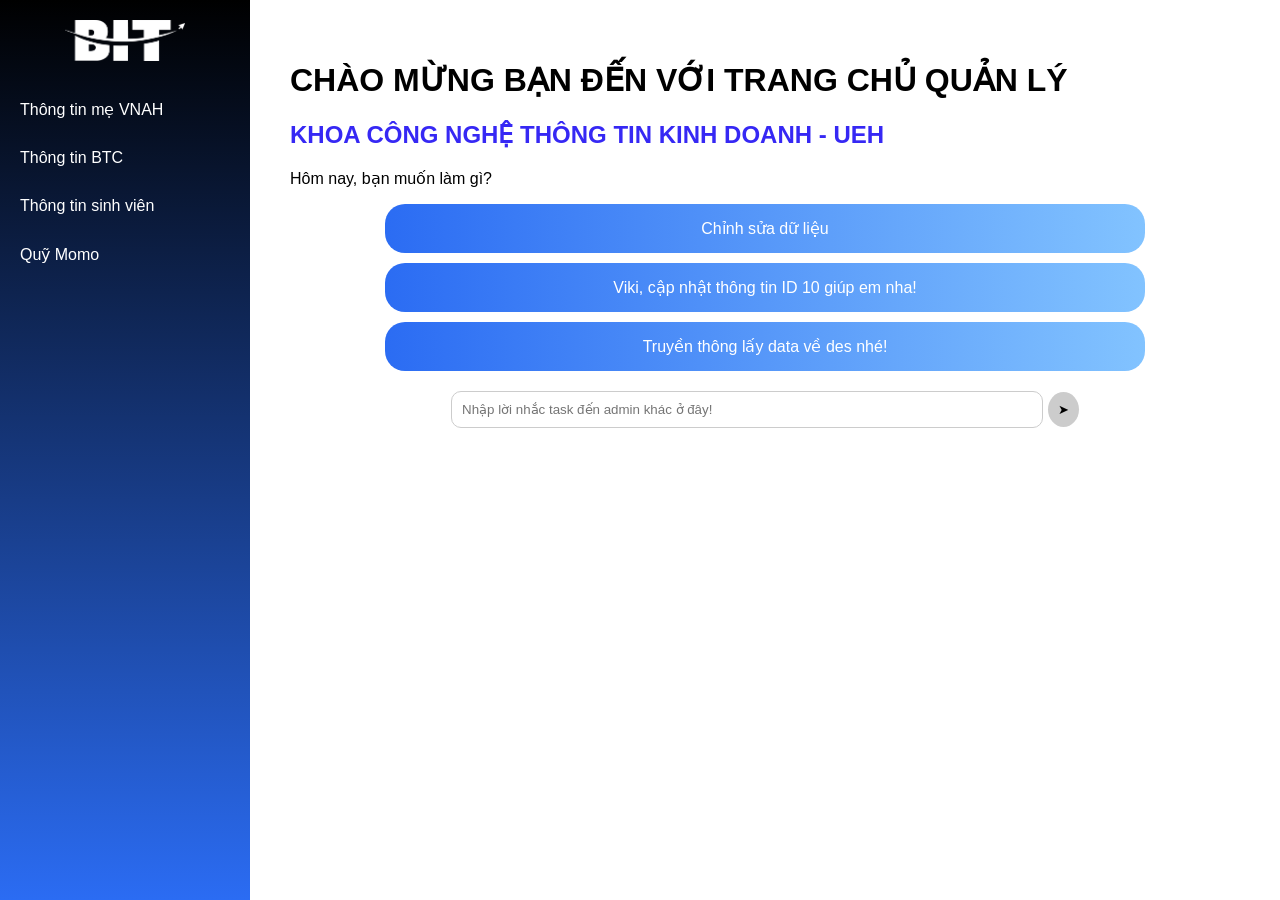
<file: admin/admin.html>
<!DOCTYPE html>
<html lang="vi">
<head>
  <meta charset="UTF-8"> <!-- Thiết lập mã hóa ký tự -->
  <meta name="viewport" content="width=device-width, initial-scale=1.0"> <!-- Responsive cho di động -->
  <title>Admin khoa B</title>

  <!-- Preconnect & Import Font Roboto -->
  <link rel="preconnect" href="https://fonts.googleapis.com">
  <link rel="preconnect" href="https://fonts.gstatic.com" crossorigin>
  <link 
    href="https://fonts.googleapis.com/css2?family=Roboto:ital,wght@0,100..900;1,100..900&display=swap" 
    rel="stylesheet"
  >

  <!-- Kết nối file CSS chính -->
  <link rel="stylesheet" href="./admin_css/admin.css">
</head>
<body>
    <div class="sidebar">
        <div class="admin_logo">
            <a href="./admin.html">
                <img src="./BIT-logo-white.png" alt="Logo" class="BIT-logo">
            </a>        
        </div>

        <ul>
            <li><a href="./admin_view/admin_anhhung.php">Thông tin mẹ VNAH</a></li>
            <li><a href="./admin_view/admin_btc.php">Thông tin BTC</a></li>
            <li><a href="./admin_view/admin_sv.php">Thông tin sinh viên</a></li>
            <li><a href="./admin_view/admin_data.php">Quỹ Momo</a></li>
        </ul>
    </div>
    <div class="main-content">
        <h1>CHÀO MỪNG BẠN ĐẾN VỚI TRANG CHỦ QUẢN LÝ</h1>
        <h2>KHOA CÔNG NGHỆ THÔNG TIN KINH DOANH - UEH</h2>
        <p>Hôm nay, bạn muốn làm gì?</p>
        <button class="btn">Chỉnh sửa dữ liệu</button>
        <button class="btn">Viki, cập nhật thông tin ID 10 giúp em nha!</button>
        <button class="btn">Truyền thông lấy data về des nhé!</button>
        <div class="task-input">
            <input type="text" placeholder="Nhập lời nhắc task đến admin khác ở đây!">
            <button>➤</button>
        </div>
    </div>

    <!-- Kết nối file JavaScript -->
  <script src="./admin_js/admin.js"></script>
</body>
</html>
</file>
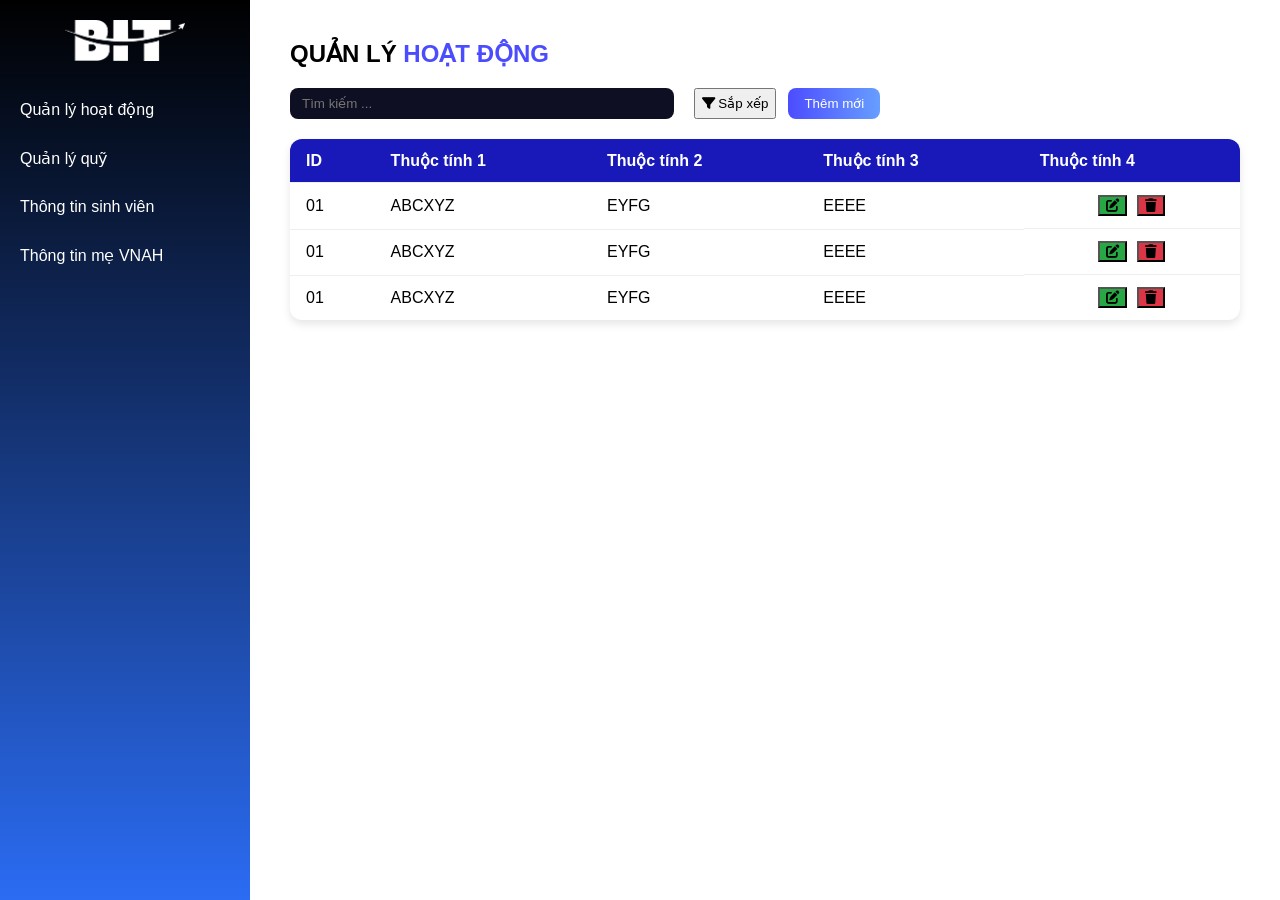
<file: admin/admin_hoatdong.html>
<!DOCTYPE html>
<html lang="vi">
<head>
  <meta charset="UTF-8"> <!-- Thiết lập mã hóa ký tự -->
  <meta name="viewport" content="width=device-width, initial-scale=1.0"> <!-- Responsive cho di động -->
  <title>Admin khoa B</title>

  <!-- Preconnect & Import Font Roboto -->
  <link rel="preconnect" href="https://fonts.googleapis.com">
  <link rel="preconnect" href="https://fonts.gstatic.com" crossorigin>
  <link 
    href="https://fonts.googleapis.com/css2?family=Roboto:ital,wght@0,100..900;1,100..900&display=swap" 
    rel="stylesheet"
  >
  <link rel="stylesheet"href="https://cdnjs.cloudflare.com/ajax/libs/font-awesome/6.5.0/css/all.min.css"/>

  <!-- Kết nối file CSS chính -->
  <link rel="stylesheet" href="./admin_css/admin.css">
</head>
<body>
    <div class="sidebar">
        <div class="admin_logo">
            <a href="./admin.html">
                <img src="./BIT-logo-white.png" alt="Logo" class="BIT-logo">
            </a>        
        </div>

        <ul>
            <li><a href="./admin_hoatdong.html">Quản lý hoạt động</a></li>
            <li><a href="./admin_hoatdong.html">Quản lý quỹ</a></li>
            <li><a href="./admin_hoatdong.html">Thông tin sinh viên</a></li>
            <li><a href="./admin_hoatdong.html">Thông tin mẹ VNAH</a></li>
        </ul>
    </div>

    <div class="main-content">
      <div class="activity-management">
        <div class="header">
          <h2>QUẢN LÝ <span>HOẠT ĐỘNG</span></h2>
          <div class="actions">
            <input type="text" placeholder="Tìm kiếm ..." />
            <div class="button-group">
            <button class="filter-button">
              <i class="fa-solid fa-filter"></i> Sắp xếp
            </button>
            <button class="add-button">Thêm mới</button>
          </div>
          </div>
        </div>
      
        <table class="custom-table">

          <thead>
            <tr>
              <th>ID</th>
              <th>Thuộc tính 1</th>
              <th>Thuộc tính 2</th>
              <th>Thuộc tính 3</th>
              <th>Thuộc tính 4</th>
            </tr>
          </thead>
          
          <tbody>
            <tr>
              <td>01</td>
              <td>ABCXYZ</td>
              <td>EYFG</td>
              <td>EEEE</td>
              <td class="action-buttons">
                <button class="edit-btn"><i class="fas fa-pen-to-square"></i></button>
                <button class="delete-btn"><i class="fas fa-trash"></i></button>
              </td>
            </tr>
            <tr>
              <td>01</td>
              <td>ABCXYZ</td>
              <td>EYFG</td>
              <td>EEEE</td>
              <td class="action-buttons">
                <button class="edit-btn"><i class="fas fa-pen-to-square"></i></button>
                <button class="delete-btn"><i class="fas fa-trash"></i></button>
              </td>
            </tr>
            <tr>
              <td>01</td>
              <td>ABCXYZ</td>
              <td>EYFG</td>
              <td>EEEE</td>
              <td class="action-buttons">
                <button class="edit-btn"><i class="fas fa-pen-to-square"></i></button>
                <button class="delete-btn" onclick="return confirm('Bạn có chắc chắn muốn xóa không?')"><i class="fas fa-trash"></i></button>
              </td>
            </tr>
          </tbody>
        </table>
      
      
      </div>
      
    </div>

    <!-- Kết nối file JavaScript -->
  <script src="./admin_js/admin.js"></script>
</body>
</html>
</file>
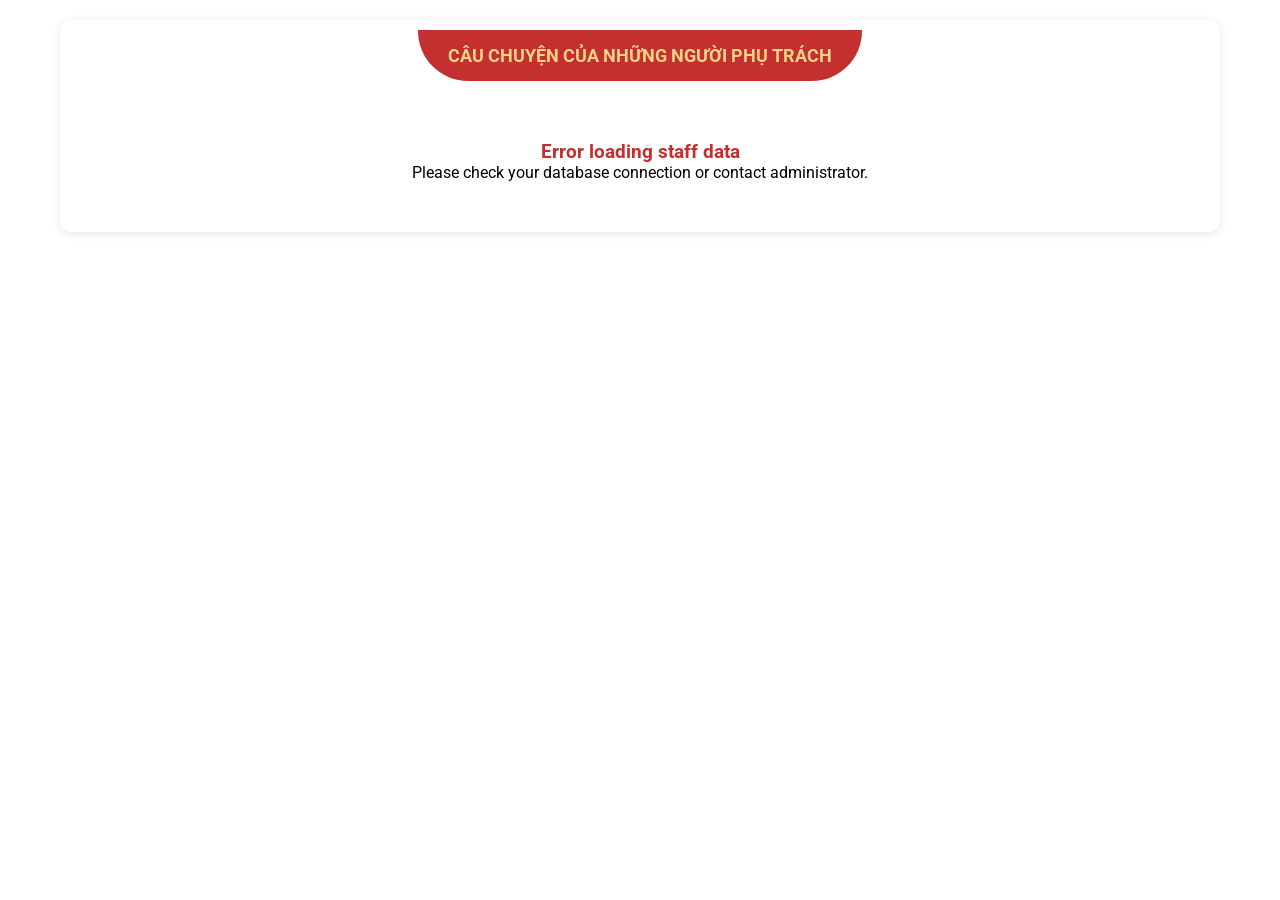
<file: ModelViews/Bang_BTC_chia_se/Bang_BTC.html>
<!DOCTYPE html>
<html lang="vi">
<head>
    <meta charset="UTF-8">
    <meta name="viewport" content="width=device-width, initial-scale=1.0">
    <title>Câu chuyện của những người phụ trách</title>
    <link rel="preconnect" href="https://fonts.googleapis.com">
    <link rel="preconnect" href="https://fonts.gstatic.com" crossorigin>
    <link href="https://fonts.googleapis.com/css2?family=Roboto:ital,wght@0,100..900;1,100..900&display=swap" rel="stylesheet">
    <link rel="preconnect" href="https://fonts.googleapis.com">
<link rel="preconnect" href="https://fonts.gstatic.com" crossorigin>
<link href="https://fonts.googleapis.com/css2?family=Style+Script&display=swap" rel="stylesheet">
 <style>
    @import url('../../assets/css/File_CSS_chung.css');
* {
    margin: 0;
    padding: 0;
    box-sizing: border-box;
    font-family: 'Roboto';
}

.container {
    max-width: 1200px;
    margin: 0 auto;
    padding: 20px;
}

.profile-card {
    background-color: #fff;
    border-radius: 10px;
    box-shadow: 0 2px 10px rgba(0, 0, 0, 0.1);
    overflow: hidden;
    position: relative;
    margin-bottom: 20px;
}

.profile-content {
    display: flex;
    padding: 20px;
    align-items: center;
}

.profile-image {
    width: 200px;
    height: 200px;
    border-radius: 50%;
    overflow: hidden;
    flex-shrink: 0;
}
.profile-info {
    padding-left: 30px;
    flex-grow: 1;
}

.position-title {
    color: #666;
    font-size: 18px;
    text-transform: uppercase;
    margin-bottom: 10px;
}

.profile-name {
    color: #c42f2f;
    font-size: 40px;
    font-weight: bold;
    margin-bottom: 20px;
}

.profile-quote {
    font-style: italic;
    color: #333;
    font-size: 16px;
    line-height: 1.6;
    margin-bottom: 20px;
}

.profile-details {
    display: flex;
    background-color: #f5f5f5;
    border-radius: 10px;
}

.detail-item {
    flex: 1;
    padding: 15px;
    border-right: 1px solid #e1e1e1;
}

.detail-item:last-child {
    border-right: none;
}

.detail-label {
    font-size: 14px;
    color: #555;
    font-weight: bold;
    text-transform: uppercase;
    margin-bottom: 5px;
}

.detail-value {
    font-size: 14px;
    color: #333;
}

.contact-button {
    display: inline-block;
    background-color: #c42f2f;
    color: white;
    padding: 10px 30px;
    border-radius: 5px;
    text-decoration: none;
    font-weight: bold;
    margin-top: 10px;
    border: none;
    cursor: pointer;
    transition: background-color 0.3s;
}

.contact-button:hover {
    background-color: #a52727;
}

.carousel-indicators {
    display: flex;
    justify-content: center;
    list-style: none;
    padding: 10px 0;
}

.carousel-indicators li {
    width: 10px;
    height: 10px;
    background-color: #ccc;
    border-radius: 50%;
    margin: 0 5px;
    cursor: pointer;
    transition: background-color 0.3s;
}

.carousel-indicators li.active {
    background-color: #333;
}

/* Animation for profile transition */
@keyframes fadeIn {
    from { opacity: 0; }
    to { opacity: 1; }
}

.profile-content.fade-in {
    animation: fadeIn 0.5s ease-in-out;
}

/* Make the card responsive */
@media (max-width: 768px) {
    .profile-content {
        flex-direction: column;
    }
    
    .profile-image {
        margin-bottom: 20px;
    }
    
    .profile-info {
        padding-left: 0;
    }
    
    .profile-details {
        flex-direction: column;
    }
    
    .detail-item {
        border-right: none;
        border-bottom: 1px solid #e1e1e1;
    }
    
    .detail-item:last-child {
        border-bottom: none;
    }
}   
    </style>
</head>
<body>
    <div class="container">
        <div class="profile-card">
            <div class="section-title">
                <div class="section-title-nd">CÂU CHUYỆN CỦA NHỮNG NGƯỜI PHỤ TRÁCH</div>
            </div>
            <div class="profile-content">
                <div class="avatar">
                    <img id="staff-image" src="" alt="Staff Profile Image">
                </div>
                <div class="profile-info">
                    <div class="position-title" id="staff-position-title"></div>
                    <h2 class="profile-name" id="staff-name"></h2>
                    <p class="profile-quote" id="staff-quote"></p>
                    <div class="profile-details">
                        <div class="detail-item">
                            <div class="detail-label" id="role-label"></div>
                            <div class="detail-value" id="staff-role"></div>
                        </div>
                        <div class="detail-item">
                            <div class="detail-label" id="phone-label"></div>
                            <div class="detail-value" id="staff-phone"></div>
                        </div>
                        <div class="detail-item">
                            <div class="detail-label" id="email-label"></div>
                            <div class="detail-value" id="staff-email"></div>
                        </div>
                        <div class="detail-item">
                            <button class="contact-button" id="contact-button"></button>
                        </div>
                    </div>
                </div>
            </div>
        </div>
        <div class="carousel-indicators">
            <!-- Carousel indicators will be inserted here dynamically -->
        </div>
    </div>

    <script src="./Bang_BTC.js" defer></script>
</body>
</html>
</file>
<file: assets/css/Quy_Vinh_danh_anh_hung.css>
/* General Enhancements */
:root {
    --primary-color: #D20920;
    --secondary-color: #0177BE;
    --accent-color: #9D9D18;
    --light-color: #F1EADE;
    --dark-color: #151632;
    --web-campaign-1: #D20920;
    --web-campaign-2: #F1EADE;
  }
  
  body {
    overflow-x: hidden;
  }
  
  /* Animated Gradient Background */
  body::before {
    content: '';
    position: fixed;
    top: 0;
    left: 0;
    width: 100%;
    height: 100%;
    background: linear-gradient(120deg, rgba(210, 9, 32, 0.03), rgba(1, 119, 190, 0.03), rgba(157, 157, 24, 0.03));
    background-size: 400% 400%;
    z-index: -2;
    animation: gradientBG 15s ease infinite;
  }
  
  @keyframes gradientBG {
    0% {
      background-position: 0% 50%;
    }
    50% {
      background-position: 100% 50%;
    }
    100% {
      background-position: 0% 50%;
    }
  }
  
  /* Hero Section Enhancements */
  .Quy_hero_section {
    position: relative;
    color: white;
    text-align: center;
    padding: 3.75rem 0;
    overflow: hidden;
    height: 100vh;
    display: flex;
    flex-direction: column;
    justify-content: center;
    align-items: center;
  }
  
  .Quy_hero_section img {
    width: 100%;
    height: 100%;
    object-fit: cover;
    position: absolute;
    top: 0;
    left: 0;
    z-index: -1;
    filter: brightness(0.85) contrast(1.1);
    transition: all 1.5s ease;
  }
  
  .Quy_hero_section::after {
    content: '';
    position: absolute;
    top: 0;
    left: 0;
    width: 100%;
    height: 100%;
    background: linear-gradient(to bottom, 
      rgba(0, 0, 0, 0.5) 0%, 
      rgba(0, 0, 0, 0.3) 50%, 
      rgba(0, 0, 0, 0.6) 100%);
    z-index: -1;
  }
  
  .Quy_hero_section h1 {
    font-size: 4rem;
    color: var(--primary-color);
    font-weight: 900;
    margin-bottom: 4rem;
    line-height: 1.3;
    position: absolute;
    top: 7.5rem;
    z-index: 1;
    text-shadow: 
      0.05rem 0.05rem 0 var(--light-color),
      0.1rem 0.1rem 0 rgba(0, 0, 0, 0.5);
    letter-spacing: 0.1rem;
    transform: perspective(500px) rotateX(0deg);
    transition: transform 0.8s cubic-bezier(0.175, 0.885, 0.32, 1.275);
    animation: heroTextIntro 1.2s ease-out;
  }
  
  @keyframes heroTextIntro {
    0% {
      opacity: 0;
      transform: perspective(500px) rotateX(30deg) translateY(-50px);
    }
    100% {
      opacity: 1;
      transform: perspective(500px) rotateX(0deg) translateY(0);
    }
  }
  
  .Quy_hero_section h1:hover {
    transform: perspective(500px) rotateX(5deg) scale(1.03);
  }
  
  .Quy_hero_section_total_amount {
    display: flex;
    flex-direction: column;
    justify-content: center;
    align-items: center;
    background: linear-gradient(135deg, 
      rgba(1, 119, 190, 0.9) 0%, 
      rgba(0, 87, 145, 0.85) 100%);
    padding: 1.25rem 1.25rem 1.25rem 0;
    margin-top: 6.25rem;
    border-radius: 3.75rem;
    width: 67.9375rem;
    height: 16.625rem;
    margin: 0 auto;
    position: absolute;
    z-index: 1;
    top: 25rem;
    box-shadow: 
      0 15px 35px rgba(0, 0, 0, 0.3),
      0 0 20px rgba(1, 119, 190, 0.3);
    backdrop-filter: blur(10px);
    transition: all 0.5s cubic-bezier(0.175, 0.885, 0.32, 1.275);
    animation: counterAppear 1s ease-out 0.5s both;
    border: 2px solid rgba(255, 255, 255, 0.1);
  }
  
  @keyframes counterAppear {
    0% {
      opacity: 0;
      transform: translateY(50px) scale(0.95);
    }
    100% {
      opacity: 1;
      transform: translateY(0) scale(1);
    }
  }
  
  .Quy_hero_section_total_amount:hover {
    transform: translateY(-8px);
    box-shadow: 
      0 20px 40px rgba(0, 0, 0, 0.4),
      0 0 30px rgba(1, 119, 190, 0.4);
  }
  
  .Quy_hero_section_total_amount p {
    font-size: 2.375rem;
    margin-bottom: 0.625rem;
    color: var(--web-campaign-2);
    text-shadow: 0 2px 5px rgba(0, 0, 0, 0.3);
    font-weight: 500;
    letter-spacing: 0.05rem;
  }
  
  .Quy_hero_section_total_amount h2 {
    font-size: 7rem;
    font-weight: bold;
    color: #F1EADE;
    text-shadow: 
      0 2px 5px rgba(0, 0, 0, 0.3),
      0 5px 15px rgba(0, 0, 0, 0.2);
    background: linear-gradient(to right, #F1EADE, #ffffff, #F1EADE);
    -webkit-background-clip: text;
    background-clip: text;
    color: transparent;
    position: relative;
    animation: numberPulse 3s infinite;
  }
  
  @keyframes numberPulse {
    0%, 100% {
      transform: scale(1);
    }
    50% {
      transform: scale(1.03);
    }
  }
  
  .Quy_hero_section_sub_text {
    color: white;
    font-size: 1.375rem;
    font-weight: bold;
    margin-top: auto;
    margin-bottom: 0.9375rem;
    animation: bounce 2s infinite;
    text-shadow: 0 0 0.3125rem rgba(0, 0, 0, 0.7);
    position: absolute;
    bottom: 1.25rem;
    z-index: 1;
    padding: 0.5rem 2rem;
    border-radius: 3rem;
    background: rgba(0, 0, 0, 0.3);
    backdrop-filter: blur(5px);
    letter-spacing: 0.1rem;
    border: 1px solid rgba(255, 255, 255, 0.1);
    transition: all 0.3s ease;
  }
  
  .Quy_hero_section_sub_text:hover {
    background: rgba(210, 9, 32, 0.5);
    transform: translateY(-5px);
  }
  
  /* QR Code Section Enhancements */
  .Quy_QR_section {
    padding: 2.5rem 0;
  }
  
  .Quy_QR_section_div {
    background: linear-gradient(135deg, #D7283C 0%, #A71B27 100%);
    border-radius: 5.625rem;
    padding: 1.875rem;
    height: 37.5rem;
    display: flex;
    align-items: center;
    justify-content: center;
    margin-left: 1.875rem;
    margin-right: 1.875rem;
    box-shadow: 
      0 20px 40px rgba(215, 40, 60, 0.25),
      0 5px 15px rgba(0, 0, 0, 0.1);
    position: relative;
    overflow: hidden;
    transform: translateY(0);
    transition: transform 0.5s ease, box-shadow 0.5s ease;
  }
  
  .Quy_QR_section_div:hover {
    transform: translateY(-10px);
    box-shadow: 
      0 25px 50px rgba(215, 40, 60, 0.3),
      0 10px 20px rgba(0, 0, 0, 0.15);
  }
  
  .Quy_QR_section_div::before,
  .Quy_QR_section_div::after {
    content: '';
    position: absolute;
    border-radius: 50%;
    background: rgba(255, 255, 255, 0.05);
    z-index: 0;
  }
  
  .Quy_QR_section_div::before {
    width: 25rem;
    height: 25rem;
    top: -12rem;
    left: -10rem;
  }
  
  .Quy_QR_section_div::after {
    width: 20rem;
    height: 20rem;
    bottom: -10rem;
    right: -5rem;
  }
  
  .Quy_QR_section_QR {
    width: 30.375rem;
    height: 30.375rem;
    margin-left: 3.125rem;
    border-radius: 1.5rem;
    overflow: hidden;
    background: white;
    padding: 1rem;
    box-shadow: 
      0 10px 30px rgba(0, 0, 0, 0.2),
      0 0 0 8px rgba(255, 255, 255, 0.1);
    transition: transform 0.5s cubic-bezier(0.175, 0.885, 0.32, 1.275), box-shadow 0.5s ease;
    position: relative;
    z-index: 2;
  }
  
  .Quy_QR_section_QR:hover {
    transform: scale(1.05) rotate(-2deg);
    box-shadow: 
      0 15px 35px rgba(0, 0, 0, 0.3),
      0 0 0 12px rgba(255, 255, 255, 0.15);
  }
  
  .Quy_QR_section_QR img {
    width: 100%;
    height: 100%;
    object-fit: cover;
    border-radius: 0.5rem;
    transition: all 0.5s ease;
  }
  
  .Quy_QR_section_QR:hover img {
    transform: scale(0.98);
  }
  
  .Quy_QR_section_QR_info {
    margin-left: 6.25rem;
    color: white;
    max-width: 43.75rem;
    position: relative;
    z-index: 2;
  }
  
  .Quy_QR_section_QR_info h3 {
    font-size: 3.125rem;
    font-weight: 900;
    margin-bottom: 1.25rem;
    text-shadow: 0 2px 5px rgba(0, 0, 0, 0.3);
    position: relative;
    display: inline-block;
    letter-spacing: 0.05rem;
    background: linear-gradient(to right, #ffffff, #f1f1f1);
    -webkit-background-clip: text;
    background-clip: text;
    color: transparent;
    text-transform: uppercase;
  }
  
  .Quy_QR_section_QR_info h3::after {
    content: '';
    position: absolute;
    height: 4px;
    width: 60%;
    left: 0;
    bottom: -10px;
    background: linear-gradient(to right, white, transparent);
    border-radius: 2px;
  }
  
  .Quy_QR_section_QR_info p {
    font-size: 2.5rem;
    margin-bottom: 0.625rem;
    text-shadow: 0 1px 3px rgba(0, 0, 0, 0.3);
    position: relative;
    transition: transform 0.3s ease;
    padding-left: 1rem;
  }
  
  .Quy_QR_section_QR_info p:hover {
    transform: translateX(10px);
  }
  
  .Quy_QR_section_QR_info p::before {
    content: '';
    position: absolute;
    height: 100%;
    width: 3px;
    left: 0;
    top: 0;
    background: rgba(255, 255, 255, 0.5);
    border-radius: 3px;
  }
  
  /* Stats Section Enhancements */
  .Stats_section {
    display: flex;
    width: 100%;
    justify-content: space-around;
    padding: 3rem 2rem;
    background: linear-gradient(to right, #ffffff, #f8f8f8, #ffffff);
    text-align: center;
    margin: 3rem 0;
    border-radius: 3rem;
    box-shadow: 
      0 10px 30px rgba(0, 0, 0, 0.05),
      0 0 0 1px rgba(0, 0, 0, 0.02);
    position: relative;
    overflow: hidden;
  }
  
  .Stats_section::before,
  .Stats_section::after {
    content: '';
    position: absolute;
    border-radius: 50%;
    background: rgba(157, 157, 24, 0.05);
  }
  
  .Stats_section::before {
    width: 30rem;
    height: 30rem;
    top: -20rem;
    left: -10rem;
  }
  
  .Stats_section::after {
    width: 25rem;
    height: 25rem;
    bottom: -15rem;
    right: -8rem;
  }
  
  .Stats_item {
    flex: 1;
    padding: 2rem;
    max-width: 20rem;
    position: relative;
    z-index: 1;
    transition: transform 0.5s cubic-bezier(0.175, 0.885, 0.32, 1.275);
  }
  
  .Stats_item:hover {
    transform: translateY(-15px);
  }
  
  .Stats_item::before {
    content: '';
    position: absolute;
    width: 80%;
    height: 3px;
    background: linear-gradient(to right, transparent, rgba(157, 157, 24, 0.5), transparent);
    bottom: 0;
    left: 10%;
    border-radius: 3px;
  }
  
  .Stats_item h2 {
    color: #9D9D18;
    font-size: 5rem;
    margin-bottom: 1.5rem;
    text-shadow: 0 2px 5px rgba(157, 157, 24, 0.2);
    position: relative;
    display: inline-block;
    transition: transform 0.3s ease;
  }
  
  .Stats_item:hover h2 {
    transform: scale(1.1);
  }
  
  .Stats_item h2::after {
    content: '';
    position: absolute;
    width: 50px;
    height: 4px;
    background: #9D9D18;
    bottom: -15px;
    left: 50%;
    transform: translateX(-50%);
    border-radius: 2px;
    transition: width 0.3s ease;
  }
  
  .Stats_item:hover h2::after {
    width: 80px;
  }
  
  .Stats_item p {
    font-size: 1.25rem;
    font-weight: bold;
    color: #333;
    position: relative;
    display: inline-block;
    padding: 0.5rem 1.5rem;
    background: rgba(157, 157, 24, 0.1);
    border-radius: 2rem;
    transition: all 0.3s ease;
  }
  
  .Stats_item:hover p {
    background: rgba(157, 157, 24, 0.2);
    transform: scale(1.05);
  }
  
  /* Thống kê section */
  .Thong_ke_section_div {
    padding: 3rem 2rem;
    display: flex;
    flex-direction: column;
    justify-content: center;
    align-items: center;
    background: linear-gradient(to bottom, #FFD6E0, #FFC5D1);
    border-radius: 3.125rem;
    box-shadow: 
      0 15px 35px rgba(210, 9, 32, 0.15),
      0 5px 15px rgba(0, 0, 0, 0.05);
    position: relative;
    overflow: hidden;
  }
  
  .Thong_ke_section_div::before,
  .Thong_ke_section_div::after {
    content: '';
    position: absolute;
    border-radius: 50%;
    background: rgba(255, 255, 255, 0.15);
  }
  
  .Thong_ke_section_div::before {
    width: 25rem;
    height: 25rem;
    top: -15rem;
    left: -10rem;
  }
  
  .Thong_ke_section_div::after {
    width: 20rem;
    height: 20rem;
    bottom: -10rem;
    right: -5rem;
  }
  
  .Thong_ke_section_title {
    width: 54.375rem;
    background: linear-gradient(to right, #D20920 0%, #BF3444);
    color: var(--web-campaign-2);
    font-size: 2.5rem;
    font-weight: bold;
    text-transform: uppercase;
    letter-spacing: 0.125rem;
    padding: 1.625rem;
    border-radius: 6.25rem 0 6.25rem 0;
    margin-bottom: 3rem;
    text-align: center;
    box-shadow: 
      0 10px 20px rgba(210, 9, 32, 0.2),
      0 5px 10px rgba(0, 0, 0, 0.1);
    position: relative;
    transform: translateY(-40px);
    z-index: 2;
  }
  
  .Thong_ke_section_title::before,
  .Thong_ke_section_title::after {
    content: '';
    position: absolute;
    width: 20px;
    height: 20px;
    background: white;
    border-radius: 50%;
  }
  
  .Thong_ke_section_title::before {
    top: 20px;
    left: 30px;
  }
  
  .Thong_ke_section_title::after {
    bottom: 20px;
    right: 30px;
  }
  
  .momo-embed-wrapper {
    width: 100%;
    border-radius: 20px;
    overflow: hidden;
    box-shadow: 
      0 15px 30px rgba(0, 0, 0, 0.15),
      0 5px 10px rgba(0, 0, 0, 0.05);
    transition: all 0.5s ease;
    transform: translateY(0);
  }
  
  .momo-embed-wrapper:hover {
    transform: translateY(-5px);
    box-shadow: 
      0 20px 40px rgba(0, 0, 0, 0.2),
      0 10px 20px rgba(0, 0, 0, 0.1);
  }
  
 /* Slider Container - Cải tiến */
 /* Quỹ Info Section */
.Quy_info_section {
    padding: 4rem 0 2rem;
    text-align: center;
    display: flex;
    flex-direction: column;
    justify-content: center;
    align-items: center;
    background: var(--web-campaign-1);
    width: 100%;
    position: relative;
    overflow: hidden;
  }
  
  .Quy_info_section::before,
  .Quy_info_section::after {
    content: '';
    position: absolute;
    border-radius: 50%;
    background: rgba(255, 255, 255, 0.05);
  }
  
  .Quy_info_section::before {
    width: 40rem;
    height: 40rem;
    top: -25rem;
    left: -15rem;
  }
  
  .Quy_info_section::after {
    width: 35rem;
    height: 35rem;
    bottom: -20rem;
    right: -15rem;
  }
  
  .Quy_info_section_title {
    width: 54.375rem;
    max-width: 90%;
    background-color: #FBF3B7;
    color: var(--web-campaign-1);
    font-size: 2.5rem;
    font-weight: bold;
    text-transform: uppercase;
    letter-spacing: 0.125rem;
    padding: 1.625rem;
    border-radius: 6.25rem 0 6.25rem 0;
    margin-bottom: 3rem;
    text-align: center;
    box-shadow: 
      0 10px 20px rgba(0, 0, 0, 0.15),
      0 5px 10px rgba(0, 0, 0, 0.1);
    position: relative;
    z-index: 2;
    transform: rotate(-2deg);
    transition: transform 0.5s ease;
  }
  
  .Quy_info_section_title:hover {
    transform: rotate(0deg) scale(1.03);
  }
.Quy_info_slider {
    position: relative;
    width: 100%;
    margin: 0 auto 3.125rem;
    overflow: hidden;
    background: linear-gradient(135deg, rgba(255, 255, 255, 0.05), rgba(255, 255, 255, 0.1));
    padding: 2rem 0;
    box-shadow: 0 0.5rem 1.5rem rgba(0, 0, 0, 0.1);
    border-radius: 1.5rem;
    backdrop-filter: blur(5px);
  }
  
  /* Slides Container */
  .Quy_info_slides {
    position: relative;
    width: 100%;
    transition: height 0.5s ease;
  }
  
  /* Hiệu ứng mượt mà cho từng slide */
  .Quy_info_section_content {
    display: none;
    justify-content: center;
    align-items: center;
    background: linear-gradient(135deg, var(--web-campaign-1) 0%, rgba(191, 52, 68, 0.9) 100%);
    min-height: 30rem;
    height: auto;
    margin: 0 auto;
    padding: 2.5rem 5%;
    transition: all 0.8s cubic-bezier(0.22, 1, 0.36, 1);
    gap: 2.5rem;
    max-width: 90%;
    margin-left: auto;
    margin-right: auto;
    border-radius: 1.5rem;
    position: relative;
    overflow: hidden;
    box-shadow: 
      0 0.75rem 1.5rem rgba(0, 0, 0, 0.2),
      0 0.25rem 0.5rem rgba(0, 0, 0, 0.1);
  }
  
  /* Hiệu ứng nền trang trí */
  .Quy_info_section_content::before,
  .Quy_info_section_content::after {
    content: '';
    position: absolute;
    border-radius: 50%;
    background: rgba(255, 255, 255, 0.05);
  }
  
  .Quy_info_section_content::before {
    width: 20rem;
    height: 20rem;
    top: -10rem;
    left: -5rem;
  }
  
  .Quy_info_section_content::after {
    width: 15rem;
    height: 15rem;
    bottom: -7rem;
    right: -5rem;
  }
  
  /* Hiệu ứng hiển thị slide đang active */
  .Quy_info_section_content.active {
    display: flex;
    animation: slideIn 0.8s cubic-bezier(0.22, 1, 0.36, 1);
  }
  
  @keyframes slideIn {
    0% { 
      opacity: 0; 
      transform: translateY(20px) scale(0.95); 
    }
    100% { 
      opacity: 1; 
      transform: translateY(0) scale(1); 
    }
  }
  
  /* Phần nội dung tiêu đề */
  .Quy_info_section_content_title {
    flex: 1;
    max-width: 50%;
    display: flex;
    flex-direction: column;
    justify-content: center;
    align-items: flex-start;
    text-align: left;
    position: relative;
    z-index: 1;
  }
  
  /* Tiêu đề slide */
  .Quy_info_section_content_title h3 {
    font-size: 2.75rem;
    font-weight: 900;
    color: var(--web-campaign-2);
    text-shadow:
      -0.0625rem -0.0625rem 0 #c4001a,
      0.0625rem -0.0625rem 0 #c4001a,
      -0.0625rem 0.0625rem 0 #c4001a,
      0.0625rem 0.0625rem 0 #c4001a;
    margin-bottom: 1.5rem;
    position: relative;
    padding-bottom: 1rem;
    align-self: center;
    text-align: center;
    width: 100%;
    letter-spacing: 0.05rem;
    transform: perspective(500px) rotateX(0);
    transition: transform 0.5s ease, text-shadow 0.5s ease;
  }
  
  /* Hiệu ứng hover cho tiêu đề */
  .Quy_info_section_content_title h3:hover {
    transform: perspective(500px) rotateX(5deg) scale(1.03);
    text-shadow:
      -0.125rem -0.125rem 0 #c4001a,
      0.125rem -0.125rem 0 #c4001a,
      -0.125rem 0.125rem 0 #c4001a,
      0.125rem 0.125rem 0 #c4001a;
  }
  
  /* Đường gạch trang trí dưới tiêu đề */
  .Quy_info_section_content_title h3::after {
    content: '';
    position: absolute;
    bottom: 0;
    left: 50%;
    transform: translateX(-50%);
    width: 60%;
    height: 0.25rem;
    background: linear-gradient(90deg, transparent, var(--web-campaign-2), transparent);
    border-radius: 1rem;
    transition: width 0.3s ease;
  }
  
  /* Hiệu ứng hover cho đường gạch dưới */
  .Quy_info_section_content_title h3:hover::after {
    width: 80%;
  }
  
  /* Đoạn văn nội dung */
  .Quy_info_section_content_title p {
    color: var(--web-campaign-2);
    font-weight: normal;
    font-size: 1.25rem;
    line-height: 1.8;
    text-align: justify;
    padding: 1rem 1.5rem;
    background: rgba(255, 255, 255, 0.15);
    border-radius: 0.75rem;
    box-shadow: 0 0.125rem 0.5rem rgba(0, 0, 0, 0.1);
    border-left: 0.25rem solid var(--web-campaign-2);
    backdrop-filter: blur(5px);
    transition: all 0.3s ease;
    transform: translateX(0);
  }
  
  /* Hiệu ứng hover cho đoạn văn */
  .Quy_info_section_content_title p:hover {
    transform: translateX(5px);
    background: rgba(255, 255, 255, 0.2);
    box-shadow: 0 0.25rem 0.75rem rgba(0, 0, 0, 0.15);
  }
  
  /* Phần hình ảnh */
  .Quy_info_section_image {
    flex: 1;
    max-width: 50%;
    border-radius: 1.5rem;
    height: 25rem;
    overflow: hidden;
    display: flex;
    justify-content: center;
    align-items: center;
    box-shadow: 
      0 0.5rem 1rem rgba(0, 0, 0, 0.2),
      0 0 0 0.5rem rgba(255, 255, 255, 0.1);
    position: relative;
    transform: perspective(800px) rotateY(-5deg);
    transition: all 0.6s cubic-bezier(0.23, 1, 0.32, 1);
    z-index: 1;
  }
  
  /* Hiệu ứng hover cho hình ảnh */
  .Quy_info_section_image:hover {
    transform: perspective(800px) rotateY(0) scale(1.02);
    box-shadow: 
      0 0.75rem 1.5rem rgba(0, 0, 0, 0.3),
      0 0 0 0.5rem rgba(255, 255, 255, 0.2);
  }
  
  /* Hình ảnh trong khung */
  .Quy_info_section_image img {
    width: 100%;
    height: 100%;
    object-fit: cover;
    transition: transform 0.6s cubic-bezier(0.23, 1, 0.32, 1);
    filter: brightness(0.9) contrast(1.1);
  }
  
  /* Hiệu ứng hover cho hình ảnh */
  .Quy_info_section_image:hover img {
    transform: scale(1.05);
    filter: brightness(1) contrast(1.05);
  }
  
  /* Hiệu ứng chồng lớp cho hình ảnh */
  .Quy_info_section_image::after {
    content: '';
    position: absolute;
    inset: 0;
    background: linear-gradient(
      135deg,
      rgba(255, 255, 255, 0.2) 0%,
      transparent 50%,
      rgba(0, 0, 0, 0.2) 100%
    );
    z-index: 2;
    transition: opacity 0.3s ease;
  }
  
  .Quy_info_section_image:hover::after {
    opacity: 0.7;
  }
  
  /* Chấm phân trang */
  .pagination-dots {
    text-align: center;
    margin-top: 2rem;
    display: flex;
    justify-content: center;
    gap: 1rem;
    position: relative;
    z-index: 5;
  }
  
  .dot {
    display: inline-block;
    width: 1.25rem;
    height: 1.25rem;
    background-color: rgba(187, 187, 187, 0.7);
    border-radius: 50%;
    margin: 0 0.3rem;
    cursor: pointer;
    transition: all 0.4s cubic-bezier(0.175, 0.885, 0.32, 1.275);
    border: 0.125rem solid transparent;
    position: relative;
    overflow: hidden;
  }
  
  /* Hiệu ứng ripple khi click vào dot */
  .dot::after {
    content: '';
    position: absolute;
    top: 50%;
    left: 50%;
    width: 0;
    height: 0;
    background: rgba(255, 255, 255, 0.5);
    border-radius: 50%;
    transform: translate(-50%, -50%);
    transition: width 0.5s ease, height 0.5s ease;
  }
  
  .dot:active::after {
    width: 120%;
    height: 120%;
    opacity: 0;
  }
  
  /* Hiệu ứng hover cho dot */
  .dot:hover {
    background-color: rgba(210, 9, 32, 0.7);
    transform: scale(1.2);
  }
  
  /* Dot đang active */
  .dot.active {
    background-color: #D20920;
    transform: scale(1.3);
    border-color: rgba(255, 255, 255, 0.7);
    box-shadow: 
      0 0 0.75rem rgba(210, 9, 32, 0.6),
      0 0 0.25rem rgba(210, 9, 32, 0.4);
  }
  
  /* Nút điều hướng trước/sau */
  .slider-nav {
    position: absolute;
    top: 50%;
    transform: translateY(-50%);
    background: linear-gradient(135deg, rgba(210, 9, 32, 0.8) 0%, rgba(167, 27, 39, 0.8) 100%);
    color: white;
    border: none;
    border-radius: 50%;
    width: 3.5rem;
    height: 3.5rem;
    font-size: 1.75rem;
    font-weight: bold;
    cursor: pointer;
    z-index: 10;
    transition: all 0.3s cubic-bezier(0.175, 0.885, 0.32, 1.275);
    display: flex;
    justify-content: center;
    align-items: center;
    box-shadow: 
      0 0.25rem 0.75rem rgba(0, 0, 0, 0.3),
      0 0 0 0.25rem rgba(255, 255, 255, 0.1);
    opacity: 0.7;
  }
  
  /* Hiệu ứng hover cho nút điều hướng */
  .slider-nav:hover {
    background: linear-gradient(135deg, rgba(210, 9, 32, 1) 0%, rgba(167, 27, 39, 1) 100%);
    transform: translateY(-50%) scale(1.1);
    opacity: 1;
    box-shadow: 
      0 0.5rem 1rem rgba(0, 0, 0, 0.4),
      0 0 0 0.25rem rgba(255, 255, 255, 0.2);
  }
  
  /* Hiệu ứng khi click vào nút */
  .slider-nav:active {
    transform: translateY(-50%) scale(0.95);
  }
  
  /* Nút previous */
  .prev-btn {
    left: 1.5rem;
    padding-right: 0.25rem;
  }
  
  /* Nút next */
  .next-btn {
    right: 1.5rem;
    padding-left: 0.25rem;
  }
  
  /* Thêm hiệu ứng nhấp nháy cho nút điều hướng để thu hút sự chú ý */
  @keyframes pulse {
    0%, 100% {
      box-shadow: 
        0 0.25rem 0.75rem rgba(0, 0, 0, 0.3),
        0 0 0 0.25rem rgba(255, 255, 255, 0.1);
    }
    50% {
      box-shadow: 
        0 0.5rem 1rem rgba(0, 0, 0, 0.4),
        0 0 0 0.25rem rgba(255, 255, 255, 0.3),
        0 0 1.5rem rgba(210, 9, 32, 0.5);
    }
  }
  
  /* Áp dụng hiệu ứng nhấp nháy (chỉ áp dụng khi slider được hiển thị lần đầu) */
  .Quy_info_slider:hover .slider-nav {
    animation: pulse 2s infinite;
  }
  
  /* Điều chỉnh responsiveness */
  @media (max-width: 1024px) {
    .Quy_info_section_content {
      padding: 2rem 5%;
      gap: 2rem;
    }
    
    .Quy_info_section_content_title h3 {
      font-size: 2.25rem;
    }
    
    .Quy_info_section_content_title p {
      font-size: 1.125rem;
      padding: 0.75rem 1.25rem;
    }
    
    .Quy_info_section_image {
      height: 22rem;
    }
    
    .slider-nav {
      width: 3rem;
      height: 3rem;
      font-size: 1.5rem;
    }
  }
  
  @media (max-width: 768px) {
    .Quy_info_section_content {
      flex-direction: column;
      gap: 1.5rem;
      padding: 1.5rem 5%;
    }
    
    .Quy_info_section_content_title,
    .Quy_info_section_image {
      max-width: 100%;
    }
    
    .Quy_info_section_content_title {
      order: 2;
    }
    
    .Quy_info_section_image {
      order: 1;
      height: 18rem;
      transform: perspective(800px) rotateY(0);
    }
    
    .slider-nav {
      width: 2.75rem;
      height: 2.75rem;
      font-size: 1.25rem;
    }
    
    .prev-btn {
      left: 0.75rem;
    }
    
    .next-btn {
      right: 0.75rem;
    }
    
    .Quy_info_section_content_title h3 {
      font-size: 2rem;
    }
  }
  
  @media (max-width: 480px) {
    .Quy_hero_section {
      padding: 2rem 0;
    }
    
    .Quy_hero_section_container {
      padding: 1.5rem 1rem;
      border-radius: 1.5rem;
    }
    
    .Quy_hero_section h1 {
      font-size: 1.7rem;
      margin-bottom: 3.5rem;
      line-height: 1.3;
    }
    
    .Quy_hero_section_total_amount {
      padding: 1.2rem;
      border-radius: 1.5rem;
      margin-bottom: 1.2rem;
    }
    
    .Quy_hero_section_total_amount p {
      font-size: 1.2rem;
      margin-bottom: 0.5rem;
    }
    
    .Quy_hero_section_total_amount h2 {
      font-size: 1.2rem;
    }
    
    .Quy_hero_section_sub_text {
      font-size: 0.9rem;
      padding: 0.4rem 1.2rem;
    }
    .Quy_info_section_title {
      font-size: 1.75rem;
      padding: 1.25rem;
    }
    
    .Quy_info_section_content_title h3 {
      font-size: 1.75rem;
    }
    
    .Quy_info_section_content_title p {
      font-size: 1rem;
      padding: 0.5rem 0.75rem;
    }
    
    .Quy_info_section_image {
      height: 15rem;
    }
    
    .dot {
      width: 1rem;
      height: 1rem;
    }
    
    .slider-nav {
      width: 2.5rem;
      height: 2.5rem;
      font-size: 1rem;
    }
  }
  /* Responsive Styles for MOMO Vinh Danh Anh Hùng */

/* Base Responsive Settings */
@media (max-width: 1366px) {
  .Quy_hero_section h1 {
    font-size: 3.2rem;
    line-height: 1.3;
  }
  
  .Quy_hero_section_total_amount {
    width: 55rem;
    height: 14rem;
  }
  
  .Quy_hero_section_total_amount p {
    font-size: 2.2rem;
  }
  
  .Quy_hero_section_total_amount h2 {
    font-size: 6rem;
  }
  
  .Quy_hero_section_sub_text {
    font-size: 1.4rem;
  }
  
  .Quy_QR_section_div {
    padding: 1.5rem;
  }
  
  .Quy_QR_section_QR {
    width: 25rem;
    height: 25rem;
  }
  
  .Quy_QR_section_QR_info h3 {
    font-size: 2.8rem;
  }
  
  .Quy_QR_section_QR_info p {
    font-size: 2.2rem;
  }
  
  .Thong_ke_section_title, 
  .Quy_info_section_title {
    width: 50rem;
    font-size: 2.2rem;
  }
}

/* Tablets and Medium Screens */
@media (max-width: 1024px) {
  .Quy_hero_section h1 {
    font-size: 3rem;
    top: 5rem;
    padding: 0 1rem;
  }
  
  .Quy_hero_section_total_amount {
    width: 50rem;
    height: 13rem;
    top: 22rem;
  }
  
  .Quy_hero_section_total_amount p {
    font-size: 2rem;
  }
  
  .Quy_hero_section_total_amount h2 {
    font-size: 5.5rem;
  }
  
  .Quy_hero_section_sub_text {
    font-size: 1.2rem;
  }
  
  .Quy_QR_section_div {
    height: auto;
    padding: 2rem;
    border-radius: 3rem;
    flex-direction: column;
    align-items: center;
  }
  
  .Quy_QR_section_QR {
    width: 22rem;
    height: 22rem;
    margin: 0 0 2rem 0;
  }
  
  .Quy_QR_section_QR_info {
    margin-left: 0;
    text-align: center;
  }
  
  .Quy_QR_section_QR_info h3 {
    font-size: 2.5rem;
  }
  
  .Quy_QR_section_QR_info p {
    font-size: 2rem;
  }
  
  .Stats_item h2 {
    font-size: 4rem;
  }
  
  .Stats_item p {
    font-size: 1.1rem;
  }
  
  .Thong_ke_section_title, 
  .Quy_info_section_title {
    width: 90%;
    max-width: 40rem;
    font-size: 2rem;
  }
}

/* Small Tablets */
@media (max-width: 768px) {
  .Quy_hero_section {
    height: 90vh;
  }
  
  .Quy_hero_section h1 {
    font-size: 2.5rem;
    top: 4rem;
    width: 90%;
    margin: 0 auto;
    margin-bottom: 3rem;
  }
  
  .Quy_hero_section_total_amount {
    width: 90%;
    max-width: 35rem;
    height: 12rem;
    top: 18rem;
    padding: 1rem;
  }
  
  .Quy_hero_section_total_amount p {
    font-size: 1.8rem;
  }
  
  .Quy_hero_section_total_amount h2 {
    font-size: 4.5rem;
  }
  
  .Quy_hero_section_sub_text {
    font-size: 1.1rem;
    padding: 0.5rem 1.5rem;
  }
  
  .Quy_QR_section_div {
    margin-left: 1rem;
    margin-right: 1rem;
    border-radius: 2.5rem;
  }
  
  .Quy_QR_section_QR {
    width: 18rem;
    height: 18rem;
  }
  
  .Quy_QR_section_QR_info h3 {
    font-size: 2rem;
  }
  
  .Quy_QR_section_QR_info p {
    font-size: 1.6rem;
  }
  
  .Stats_section {
    flex-direction: column;
    align-items: center;
    gap: 2rem;
  }
  
  .Stats_item {
    width: 100%;
    max-width: 20rem;
  }
  
  .Thong_ke_section_div {
    border-radius: 2rem;
    padding: 2rem 1rem;
  }
  
  .momo-embed-wrapper {
    border-radius: 1rem;
  }
}

/* Mobile Landscape */
@media (max-width: 667px) {
  .Quy_hero_section {
    padding: 3rem 0 2.5rem;
    min-height: auto;
  }
  
  /* Chuyển sang layout dạng card cho mobile */
  .Quy_hero_section_container {
    display: flex;
    flex-direction: column;
    width: 90%;
    margin: 0 auto;
    background-color: rgba(255, 255, 255, 0.1);
    border-radius: 2rem;
    padding: 2rem 1.5rem;
    backdrop-filter: blur(10px);
    box-shadow: 0 8px 20px rgba(0, 0, 0, 0.15);
  }
  
  .Quy_hero_section h1 {
    font-size: 2rem;
    margin-bottom: 2rem;
    width: 100%;
    text-align: center;
    order: 1;
  }
  
  .Quy_hero_section_total_amount {
    width: 100%;
    height: auto;
    padding: 1.5rem;
    order: 2;
    margin-bottom: 1.5rem;
  }
  
  .Quy_hero_section_total_amount p {
    font-size: 1.4rem;
  }
  
  .Quy_hero_section_total_amount h2 {
    font-size: 2rem;
  }
  
  .Quy_hero_section_sub_text {
    font-size: 1rem;
    padding: 0.5rem 1.5rem;
    width: auto;
    margin: 0;
    order: 3;
    align-self: center;
  }
  .Quy_QR_section_QR {
    width: 15rem;
    height: 15rem;
    margin-left: 0;
  }
  
  .Quy_QR_section_QR_info h3 {
    font-size: 1.5rem;
  }
  
  .Quy_QR_section_QR_info p {
    font-size: 1.2rem;
  }
  
  .Stats_item h2 {
    font-size: 3.5rem;
  }
  
  .Stats_item p {
    font-size: 1rem;
    padding: 0.4rem 0.8rem;
  }
  
  .Thong_ke_section_title, 
  .Quy_info_section_title {
    font-size: 1.5rem;
    padding: 1rem;
    border-radius: 3rem 0 3rem 0;
  }
  
  .Quy_info_section_content_title h3 {
    font-size: 1.5rem;
  }
  
  .Quy_info_section_content_title p {
    font-size: 1rem;
  }
  
  .slider-nav {
    width: 2rem;
    height: 2rem;
    font-size: 1rem;
  }
  
  .prev-btn {
    left: 0.5rem;
  }
  
  .next-btn {
    right: 0.5rem;
  }
}

/* Extra Small Devices */
@media (max-width: 375px) {
  .Quy_hero_section h1 {
    font-size: 1.6rem;
    top: 2.5rem;
  }
  
  .Quy_hero_section_total_amount {
    height: 7rem;
    top: 12rem;
  }
  
  .Quy_hero_section_total_amount p {
    font-size: 1rem;
  }
  
  .Quy_hero_section_total_amount h2 {
    font-size: 1rem;
  }
  
  .Quy_QR_section_QR {
    width: 12rem;
    height: 12rem;
  }
  
  .Quy_QR_section_QR_info h3 {
    font-size: 1.3rem;
  }
  
  .Quy_QR_section_QR_info p {
    font-size: 1rem;
  }
}

/* Extra Small Height */
@media (max-height: 600px) {
  .Quy_hero_section {
    height: auto;
    min-height: 100vh;
    padding: 5rem 0;
  }
  
  .Quy_hero_section h1 {
    position: relative;
    top: 0;
    margin-bottom: 8rem;
  }
  
  .Quy_hero_section_total_amount {
    position: relative;
    top: 0;
  }
  
  .Quy_hero_section_sub_text {
    position: relative;
    bottom: 0;
    margin-top: 2rem;
  }
}

/* Fix for QR Section on medium screens */
@media (min-width: 768px) and (max-width: 1024px) {
  .Quy_hero_section {
    height: auto;
    min-height: 90vh;
    padding: 6rem 0 4rem;
    display: flex;
    flex-direction: column;
    justify-content: space-between;
    align-items: center;
  }
  
  .Quy_hero_section h1 {
    font-size: 2.8rem;
    position: relative;
    top: 0;
    width: 90%;
    max-width: 650px;
    margin: 0 auto 3rem;
    text-align: center;
    margin-bottom: 3rem;
  }
  
  .Quy_hero_section_total_amount {
    width: 90%;
    max-width: 45rem;
    height: 12rem;
    position: relative;
    top: 0;
    margin: 0 auto;
  }
  
  .Quy_hero_section_total_amount p {
    font-size: 1.8rem;
  }
  
  .Quy_hero_section_total_amount h2 {
    font-size: 4.8rem;
  }
  
  .Quy_hero_section_sub_text {
    font-size: 1.2rem;
    position: relative;
    bottom: 0;
    margin: 3rem auto 0;
  }
  .Quy_QR_section_div {
    flex-direction: row;
    height: auto;
    min-height: 25rem;
  }
  
  .Quy_QR_section_QR {
    margin-left: 0;
    margin-bottom: 0;
  }
  
  .Quy_QR_section_QR_info {
    margin-left: 2rem;
    text-align: left;
  }
}

/* Additional refinements for slider */
@media (max-width: 768px) {
  .Quy_info_slider {
    border-radius: 1rem;
    padding: 1rem 0;
  }
  
  .Quy_info_section_content {
    flex-direction: column;
    min-height: auto;
    padding: 1.5rem;
    border-radius: 1rem;
  }
  
  .Quy_info_section_content_title,
  .Quy_info_section_image {
    max-width: 100%;
  }
  
  .Quy_info_section_image {
    height: 15rem;
    margin-bottom: 1.5rem;
  }
  
  .Quy_info_section_content_title {
    order: 2;
  }
  
  .Quy_info_section_image {
    order: 1;
  }
  
  .pagination-dots {
    margin-top: 1rem;
  }
  
  .dot {
    width: 0.8rem;
    height: 0.8rem;
  }
}

/* Fix layout issues for very small devices */
@media (max-width: 320px) {
  .Quy_hero_section h1 {
    font-size: 1.3rem;
  }
  
  .Quy_hero_section_total_amount p {
    font-size: 0.9rem;
  }
  
  .Quy_hero_section_total_amount h2 {
    font-size: 0.9rem;
  }
  
  .Quy_hero_section_sub_text {
    font-size: 0.75rem;
  }
  .Quy_QR_section_QR {
    width: 10rem;
    height: 10rem;
  }
  
  .Quy_QR_section_QR_info p {
    font-size: 0.9rem;
  }
  
  .Stats_item h2 {
    font-size: 2.5rem;
  }
  
  .Thong_ke_section_title, 
  .Quy_info_section_title {
    font-size: 1.2rem;
  }
}
/* Landscape Orientation Fix */
@media (max-height: 500px) and (orientation: landscape) {
  .Quy_hero_section {
    padding: 2rem 0;
  }
  
  .Quy_hero_section_container {
    flex-direction: row;
    flex-wrap: wrap;
    justify-content: space-between;
    align-items: center;
    gap: 1rem;
  }
  
  .Quy_hero_section h1 {
    font-size: 1.8rem;
    width: 100%;
    margin-bottom: 3rem;
    order: 1;
  }
  
  .Quy_hero_section_total_amount {
    width: 60%;
    height: auto;
    padding: 1rem;
    margin-bottom: 0;
    order: 2;
  }
  
  .Quy_hero_section_total_amount p {
    font-size: 1.2rem;
  }
  
  .Quy_hero_section_total_amount h2 {
    font-size: 2.5rem;
  }
  
  .Quy_hero_section_sub_text {
    width: 35%;
    font-size: 0.9rem;
    padding: 0.4rem 1rem;
    order: 3;
    align-self: flex-end;
  }
}

/* Thêm media query cho các thiết bị sử dụng dark mode */
@media (prefers-color-scheme: dark) {
  .Quy_hero_section_container {
    background-color: rgba(0, 0, 0, 0.2);
  }
}

/* Đảm bảo hiển thị tốt trên iPad Pro */
@media only screen and (min-width: 1024px) and (max-width: 1366px) and (orientation: portrait) {
  .Quy_hero_section {
    height: auto;
    min-height: 50vh;
    padding: 5rem 0;
    display: flex;
    flex-direction: column;
    justify-content: center;
  }
  
  .Quy_hero_section h1 {
    font-size: 3rem;
    position: relative;
    top: 0;
    margin-bottom: 5rem;
  }
  
  .Quy_hero_section_total_amount {
    width: 50rem;
    height: 12rem;
    position: relative;
    top: 0;
    margin: 0 auto;
  }
  
  .Quy_hero_section_sub_text {
    position: relative;
    bottom: 0;
    margin-top: 3rem;
  }
}
</file>
<file: assets/css/File_CSS_chung.css>
/*
 Để khởi tạo các file trong CSS chung, mọi người cần 
 1. Link file CSS chung này với phương thức  <link rel="stylesheet" href="./File_CSS_chung.css"> và
 1 file css riêng từng trang với phương thức tương tự trên
 2. Copy code html của component liên quan vào vị trí trong html các page riêng
 3. Đối với trang có sử dụng search bar, vui lòng sử dụng 2 file script bao gồm: file script trong 
 folder component và file script riêng của trang (nếu có) 
 Lưu ý: Với các component có thay đổi màu sắc ở từng trang hoặc bố cục vị trí, cả nhà vui lòng theo hướng dẫn như sau:
 Trong file html riêng, cả nhà tạo class với component được sử dụng ở css chung (khi vào file css riêng sẽ lấy 
 [tên class].[tên component ở css chung] { các thuộc tính về vị trí, màu săc riêng}; 
 Để chúng bổ sung thuộc tính cho các file css chung này chỉ khả dụng ở file css riêng?

 */
/* Định nghĩa biến màu sắc trong biến cục bộ giao diện */
:root {
    /* Các biến cho giao diện chung */
    --web-khoa: #3628F4;               /* Màu chủ đạo cho web khoa */
    --web-khoa-1: #000000;            /* Màu thứ đạo 1 cho web khoa */
    --web-khoa-2: #ffff;             /* Màu thứ đạo 2 cho web khoa */
    --web-campaign-1: #C00016;        /*bộ màu cho web campaign */
    --web-campaign-2: #FFF6A1;     /*bộ màu cho web campaign */
    --web-campaign-3: #726767;    /*bộ màu cho web campaign */
    --mau-chu: #CC1A1A;                  /*bộ màu cho web campaign */
    --background-web-campaign: #FBF3B7; /*bộ màu cho web campaign */
  }
  /* Import Font LostType vào đây */
  @font-face {
    font-family: 'LostType';
    src: url('./BANKYTHUAT-WEB/ModelViews/Font/LostType2023-Regular.woff2') format('woff2');
    src: url('./BANKYTHUAT-WEB/ModelViews/Font/LostType2023-Regular.woff') format('woff');
    src: url('./BANKYTHUAT-WEB/ModelViews/Font/LostType2023-Regular.otf') format('otf');
  }
/* Thuộc tính nút bấm - Viết Bảo */
.button {
  display: flex;
  justify-content: center;
  align-items: center;
  background-color: var(--web-campaign-1); /* Red color similar to the image */
  color: white;
  font-weight: bold;
  text-align: center;
  text-decoration: none;
  border-radius: 0.8rem;
  border: none;
  cursor: pointer;
  box-shadow: 0 0.125rem 0.25rem rgba(0, 0, 0, 0.2);
  transition: all 0.3s ease;

  /* Dimensions converted to rem */
  width: 15rem; /* 320px */
  height: 3.9375rem; /* 63px */
  padding: 0.5rem;
}
.button-white {
  background-color: transparent;
  color: var(--web-khoa-2);
  border: 2px solid var(--web-khoa-2);
  box-shadow: none;
}
.button-text {
  display: flex;
  flex-direction: column;
  justify-content: center;
  align-items: center;
  font-size: 1rem;
  line-height: 1.3;
}
.button:hover {
  background-color: var(--web-campaign-2); /* Darker red on hover */
  color: var(--web-khoa-1);
  box-shadow: 0 0.25rem 0.5rem rgba(0, 0, 0, 0.3);
}
.button-container {
  text-align: center;
}

/* Bảng thông tin về số liệu chương trình - Viết Bảo */
.program-info {
  display: flex;
  justify-content: space-between;
  background-color: var(--web-khoa-2);
  border-radius: 1rem;
  padding: 1.5rem 2rem;
  box-shadow: 0 4px 10px rgba(0, 0, 0, 0.1);
  max-width: 700px;
  margin: auto;
  gap: 2rem;
}

.program-info-box {
  text-align: center;
  flex: 1;
}

.program-info-number {
  font-size: 1.8rem;
  font-weight: 700;
  color: #9A9B41; /* Tông xanh vàng giống hình */
}

.sprogram-info-label {
  font-size: 0.9rem;
  font-weight: 600;
  color: black;
  margin-top: 0.5rem;
  text-transform: uppercase;
}


/* Thanh tìm kiếm - Viết Bảo */
.search-bar {
  width: 100%;
  max-width: 35rem;
  background-color: var(--web-khoa-2);
  border-radius: 2rem;
  padding: 0.75rem;
  box-shadow: 0 0.25rem 0.5rem rgba(0, 0, 0, 0.15);
  margin-bottom: 1rem;
  position: relative; /* Cần thiết cho nút search cố định */
}

.search-bar-form {
  display: flex;
  align-items: flex-start; /* Căn trên để khi inputs xuống nhiều dòng, form không bị kéo dãn */
  flex-wrap: nowrap;     /* Đảm bảo các phần tử không bị xuống hàng */
}

.search-bar-inputs {
  display: flex;
  flex: 1;               /* Chiếm không gian còn lại */
  gap: 0.5rem;
  flex-wrap: wrap;       /* Cho phép các value tag xuống dòng */
  padding: 0.25rem;
  padding-right: 3.5rem; /* Tạo không gian cho nút search */
  overflow-y: auto;      /* Cho phép cuộn dọc nếu có quá nhiều tags */
  max-height: 12rem;     /* Giới hạn chiều cao tối đa */
}

.search-bar-value-tag {
  display: inline-flex;
  align-items: center;
  background-color: var(--web-khoa-2);
  border-radius: 1rem;
  padding: 0.5rem;
  margin-right: 0.5rem;
  margin-bottom: 0.25rem;
  font-size: 0.9rem;
}

.search-bar-value-text {
  margin-right: 0.5rem;
}

.search-bar-remove-value {
  background: none;
  border: none;
  color: #777;
  cursor: pointer;
  font-size: 1rem;
  display: flex;
  align-items: center;
  justify-content: center;
}

.search-bar-main-input {
  width: 100%;
  min-width: 8rem;
  padding: 0.75rem 1rem;
  border: 1px solid #ddd;
  border-radius: 1.5rem;
  font-size: 1rem;
  outline: none;
  transition: border-color 0.3s;
  margin-bottom: 0.25rem;
}

.search-bar-main-input:focus {
  border-color: #666;
}

/* Cố định nút search ở bên phải */
.search-bar-search-btn {
  background-color: #333;
  color: white;
  border: none;
  border-radius: 50%;
  width: 3rem;
  height: 3rem;
  display: flex;
  align-items: center;
  justify-content: center;
  cursor: pointer;
  transition: background-color 0.3s;
  position: absolute;
  right: 0.75rem;
  top: 0.75rem;
}

.search-bar-search-btn:hover {
  background-color: #555;
}

.search-bar-search-icon {
  width: 1.5rem;
  height: 1.5rem;
}

.search-bar-suggestion {
  padding: 0.5rem 1.5rem;
  color: var(--mau-chu);
  font-size: 0.9rem;
  text-align: left;
  cursor: pointer;
}


/* Khung chứa ảnh + thông tin no action trigger - Viết Bảo */
.image-info-no-action {
  width: 31rem;
  height: 39rem;               /* chiếm khung cố định */
  display: flex;               
  flex-direction: column;      /* xếp con theo chiều dọc */
  border-radius: 16px;
  overflow: hidden;            /* che các phần tràn */
  box-shadow: 4px 5px 8px rgba(0,0,0,0.3);
  background-color: white;
}
.image-info-no-action-image {
  flex: 3;                     /* 3 phần không gian */
  width: 100%;                 /* luôn hết chiều ngang */
  object-fit: cover;           /* cover và không méo */
  min-height: 0;               /* cho phép co đúng flex height */ 
}
.image-info-no-action-content {
  padding: 10px;
  height: 100px;
  display: flex;
  flex-direction: column;
  justify-content: space-between;
}

.image-info-no-action-title {
  font-size: 16px;
  font-weight: bold;
  text-transform: uppercase;
  line-height: 1.4;
  color: var(--web-khoa-1);
}

.image-info-no-action-date {
  font-size: 14px;
  color: #555;
}
/* Button chứa thời gian và mô tả */
.activity-info-button {
  margin-top: 0.5rem;                   /* cách nội dung phía trên */
  padding: 0.75rem 1rem;                /* khoảng trong */
  border: none;                         /* bỏ viền mặc định */
  background-color: var(--web-khoa-1);  /* nền chủ đạo */
  color: #fff;                          /* chữ trắng */
  border-radius: 8px;                   /* bo góc */
  cursor: pointer;                      /* con trỏ tay */
  display: flex;                        /* flex để chia hai khối */
  flex-direction: column;               /* xếp dọc */
  text-align: left;                     /* căn trái */
  width: calc(100% - 20px);             /* lấp vừa content, trừ padding */
}

/* Khối thời gian: chia 2 đầu bằng flex */
.button-times {
  display: flex;                        /* xếp ngang */
  justify-content: space-between;      /* đẩy về hai bên */
  font-size: 0.875rem;                  /* chữ hơi nhỏ */
  font-weight: bold;                    /* chữ đậm */
  margin-bottom: 0.5rem;                /* cách mô tả */
}

/* Mô tả hoạt động */
.button-description {
  font-size: 0.75rem;                   /* nhỏ hơn text chính */
  line-height: 1.2;                     /* cao dòng thoáng */
  margin: 0;                            /* reset mặc định */
}

/* Ảnh avatar - Viết Bảo */
.avatar {
  width: 17rem;              /* Chiều rộng khung */
  height: 17rem;             /* Chiều cao khung */
  border-radius: 50%;        /* Làm cho khung tròn */
  overflow: hidden;          /* Ẩn phần vượt ra ngoài khung */
  display: flex;
  align-items: center;
  justify-content: center;
}

.avatar img {
  width: 100%;               /* Điều chỉnh ảnh để phù hợp với khung */
  height: auto;              /* Giữ tỷ lệ ban đầu của ảnh */
}


.image-container{
  width: 320px;
  height: 368px;
  border-radius: 50px;
  overflow: hidden;
  background-color: var(--web-khoa-2);
}
.image-container-image {
  width: 100%;
  height: 100%;
  object-fit: cover;
}

/* Khung chứa thông tin hoạt động - Quang Đại */
/* * {
  margin: 0;
  padding: 0;
  box-sizing: border-box;
  font-family: Roboto;
} */
.activity-info {
  width: 400px;
  height: 384px;
  border-radius: 16px;
  overflow: hidden;
  box-shadow: 4px 5px 8px rgba(0, 0, 0, 0.3);
  background-color: var(--web-khoa-2);
}
.activity-info-image {
  width: 100%;
  height: 400px;
  object-fit: none;
}

.activity-info-content {
  padding: 10px;
  height: 100px;
  display: flexbox;
  justify-content: left;
  align-items: center;
}

.activity-info-title {
  font-size: 15px !important;
  font-weight: bold;
  text-transform: uppercase;
}

.activity-info-date-button{
  display: flex;
  justify-content: space-between;
  align-items: center;
  margin-top: 20px;
}

.activity-info-date {
  font-size: 13px !important;
  color: #555;
}

.activity-info-button {
background-color: var(--web-khoa-1);
  color: var(--web-khoa-2);
  padding: 3px 12px; /* Giảm padding ngang */
  border-radius: 20px;
  font-size: 13px !important;
  font-weight: bold;
  text-transform: uppercase;
  border: none;
  cursor: pointer;
  transition: background-color 0.3s ease;
  width: fit-content; /* Nút co lại đúng bằng nội dung */
}

.activity-info-button:hover{
  background-color: rgba(0, 0, 0, 0.7);
  transform: scale(1.1);
}
/* Khung chứa ảnh mẹ VNAH - Quang Đại */
.image-container{
  width: 20rem;
  height: 23rem;
  border-radius: 3.125rem;
  overflow: hidden;
  background-color: white;
}
.image-container-image {
  width: 100%;
  height: 100%;
  object-fit: cover;
}

/* Khung chứa thông tin hoạt động - Quang Đại */
/* * {
  margin: 0;
  padding: 0;
  box-sizing: border-box;
  font-family: Roboto;
} */
.activity-info {
  width: 18.375rem;
  height:   24rem;
  border-radius: 1rem;
  overflow: hidden;
  box-shadow: 0.25rem 0.313rem 0.5rem rgba(0, 0, 0, 0.3);
  background-color: white;
}
.activity-info-image {
  width: 100%;
  height: 17.75rem;
  object-fit: cover;
}

.activity-info-content {
  padding: 0.625rem;
  height: 6.25rem;
  display: flexbox;
  justify-content: left;
  align-items: center;
}

.activity-info-title {
  font-size: 1.125rem;
  font-weight: bold;
  text-transform: uppercase;
}

.activity-info-date-button{
  display: flex;
  justify-content: space-between;
  align-items: center;
  margin-top: 1.25rem;
}

.activity-info-date {
  font-size: 1rem;
  color: #555;
}

.activity-info-button {
  background-color: black;
  color: white;
  padding: 0.188rem 1.25rem 0.188rem 1.25rem;
  border-radius: 1.25rem;
  font-size: 1rem;
  font-weight: bold;
  text-transform: uppercase;
  border: none;
  cursor: pointer;
  transition: background-color 0.3s ease;
}

.activity-info-button:hover{
  background-color: rgba(0, 0, 0, 0.7);
  transform: scale(1.1);
}

/* Bảng thông tin báo - Quang Đại */
/* .fund-news-container {
  position: relative;
  max-width: 85rem;
  height: 40rem;
} */
.fund-news-container {
  display: flex;
  justify-content: center;
  align-items: stretch;
  gap: 2rem;
  max-width: 85rem;
  margin: auto;
  padding: 2rem 0;
  flex-wrap: wrap;
}
/* Layer 1 (Top) */
/* .fund-news-sapotext {
  position:relative;
  top: 0rem;
  left: 50rem;
  right: 0rem;
  background-color: rgba(217, 0, 0, 0.68);
  border-radius: 3.75rem;
  width: 20rem;
  height: 43rem;
  display: flex;
  flex-direction: column;
  z-index: 3;
  box-shadow: 0.125rem 0.188rem 0.313rem 0.25rem rgba(0, 0, 0, 0.7);
} */

.fund-news-sapotext {
  max-width: 30%;
  background-color: rgba(217, 0, 0, 0.68);
  border-radius: 2rem;
  padding: 2rem;
  box-shadow: 0.125rem 0.188rem 0.313rem 0.25rem rgba(0, 0, 0, 0.7);
  color: var(--web-campaign-2);
  font-family: 'Roboto', sans-serif;
  text-align: justify;
  display: flex;
  flex: 1;
  flex-direction: column;
  justify-content: space-between;
}

/* .fund-news-sapotext-textbox {
  flex-grow: 1;
  height: 40rem;
  margin: 1.875rem 1.563rem 1.563rem 1.563rem;
} */

/* .fund-news-sapotext-textbox p {
  font-family: 'Roboto';
  text-align: justify;
  color: var(--web-campaign-2);
  font-size: 1.345rem;
} */

/* .fund-news-sapotext-button-container {
  display: flex;
  width: 100%;
  height: 3.188rem;
  justify-content: center;
  align-items: center;
  background-color: rgba(114, 103, 103, 0.2);
  border-radius: 0 0 3.75rem 3.75rem;
  margin-top: -0.525rem;
} */
.fund-news-sapotext-button-container {
  display: flex;
  justify-content: center;
  margin-top: 1.5rem;
}

/* .fund-news-sapotext-button {
  background-color: transparent;
  color: var(--web-khoa-2);
  border: none;
  cursor: pointer;
  text-transform: uppercase;
} */
.fund-news-sapotext-button {
  background-color: transparent;
  color: var(--web-khoa-2);
  border: 2px solid var(--web-khoa-2);
  padding: 0.5rem 1.5rem;
  border-radius: 1.5rem;
  cursor: pointer;
  font-weight: bold;
  text-transform: uppercase;
}

/* .fund-news-sapotext-text {
  color: #FFF6A1;
  font-size: 1.563rem; 
} */

.fund-news-sapotext-text {
  font-size: 1.125rem;
}

/* Layer 2 */
/* .fund-news-picture {
  position: absolute;
  top: 0rem;
  left: 0rem;
  width: 50rem;
  height: 30rem;
  border-radius: 3.75rem;
  overflow: hidden;
  z-index: 2;
} */
.fund-news-picture {
  flex: 1;
  width: 60%;
  border-radius: 1.5rem;
  overflow: hidden;
  box-shadow: 0 0.5rem 1rem rgba(0, 0, 0, 0.2);
  background-color: white;
  display: flex;
  flex-direction: column;
  justify-content: space-between;
}

/* .fund-news-picture-img {
  width: 100%;
  height: 100%;
  object-fit: cover;
} */

.fund-news-picture-img {
  width: 100%;
  display: block;
  border-radius: 0;
  object-fit: cover;
  height: 30rem;
}

/* Layer 3 (Bottom) */
/* .fund-news-title {
  position: absolute;
  top: 0rem;
  left:0.5rem;
  width: 50rem;
  height: 43rem;
  text-transform: uppercase;
  z-index: 1;
} */
.fund-news-title-box {
  padding: 1rem;
  text-align: center;
  background-color: white;
  font-size: 1.2rem;
  font-weight: bold;
  color: #991b1b;
  text-transform: uppercase;
  border-bottom-left-radius: 1.5rem;
  border-bottom-right-radius: 1.5rem;
}

.fund-news-title-textbox {
  width: 100%;
  height: 100%;
  background-color: #ffffff;
  border-radius: 3.75rem;
  display: flex;
  justify-content: flex-start;
  align-items: flex-end;
  box-shadow: 0rem 0.188rem 0.313rem 0.25rem rgba(0, 0, 0, 0.7);
}

.fund-news-title-text {
  font-size: 3.125rem;
  font-weight: 500;
  background: linear-gradient(to right, #C00016 0%, #666666 100%);
  background-clip: text;
  -webkit-background-clip: text;
  -webkit-text-fill-color: transparent;
  text-align: left;
  animation: shineText 4s ease-in-out infinite;
  background-size: 200% auto;
  padding-bottom: 3.125rem;
  padding-left: 1.875rem;
}

@keyframes shineText {
  0% {
      background-position: 0% 50%;
  }
  50% {
      background-position: 100% 50%;
  }
  100% {
      background-position: 0% 50%;
  }
}

/* Apply to entire document */
/* Width of the entire scrollbar */
body::-webkit-scrollbar {
  width: 12px;
}

/* Track (background of scrollbar) */
body::-webkit-scrollbar-track {
  background-color: #f0eded;
  border-radius: 10px;
}

/* Scrollbar thumb (the draggable handle) */
body::-webkit-scrollbar-thumb {
  background-image: linear-gradient(to bottom, #C00016 0%, #FFF6A1 100%);
  border-radius: 10px;
  border: 3px solid #f1f1f1;
}

/* Hover effect on the thumb */
body::-webkit-scrollbar-thumb:hover {
  opacity: 0.8;
  background-image: linear-gradient(to bottom, #a00014 0%, #e8e08a 100%);
}

/* Bảng tin tức - Quân Hoàng */
.news-table {

}

/* Bảng title đề mục cách kiểu/ Bảng title vuông - Tâm Đan */
.section-title {
  position: relative;
  text-align: center;
  padding: 10px 20px;
}

.section-title-nd {
  background-color: #c42f2f;
  color: #f5d387;
  font-weight: bold;
  padding: 15px 30px;
  border-radius: 0 0 50px 50px;
  display: inline-block;
  font-size: 18px;
  margin: 0 auto;
}
/* Kiểu chữ title (cho homepage về nguồn) - Diệu Thảo */
.homepage-title {
  font-family: 'Style Script';
  font-size: 70px;
  font-weight: 500;
  background: linear-gradient(to right, #C00016 40%, #bb4b26d9 100%);
  background-clip: text;
  -webkit-background-clip: text;
  -webkit-text-fill-color: transparent;
  display: inline-block;
  text-align: left;
}
/* Kiểu sub-title (gạch chữ ngạch) - Diệu Thảo */
.sub-header-wrapper {
  display: flex;
  align-items: center;
  justify-content: center;
  margin-bottom: 50px;
}

.sub-header {
      font-family: 'Roboto';
      margin-top: 30px;
      font-size: 18px;
      color: #333;
      letter-spacing: 1px;
      position: relative;
      display: inline-block;
    }

    .sub-header::before,
    .sub-header::after {
      content: "";
      display: inline-block;
      width: 204px;
      height: 1px;
      background: #000;
      vertical-align: middle;
      margin: 0 10px;
    }
</file>
<file: admin/admin_css/admin.css>
body {
  font-family: Arial, sans-serif;
  display: flex;
  margin: 0;
}

.sidebar {
  width: 250px;
  background: linear-gradient(to bottom, #000, #2b6cf3);
  color: white;
  height: 100vh;

}

.admin_logo {
  text-align: center;
  margin: 20px 0;
}

.sidebar ul {
  list-style: none;
  padding: 0;
  margin: 0;
  width: 100%;
}

.sidebar ul li a {
  text-decoration: none;
  color: white;
  display: block;
  width: 100%;
}

.sidebar ul li a {
  padding: 15px 20px;
  width: 100%;
  box-sizing: border-box;
}

.sidebar ul li a:hover,
.sidebar ul li:active {
  background: white;
  color: black;
  cursor: pointer;
  width: 100%;
  display: block;
}

.main-content {
  flex: 1;
  padding: 40px;
  /* text-align: center; */
}

.main-content h1 {
  font-weight: bold;
}

.main-content h2 {
  font-weight: bold;
  color: #3628F4;
}

.btn {
  display: block;
  width: 80%;
  margin: 10px auto;
  padding: 15px;
  background: linear-gradient(to right, #2b6cf3, #82c3ff);
  border: none;
  color: white;
  font-size: 16px;
  border-radius: 20px;
  cursor: pointer;
}

.task-input {
  display: flex;
  justify-content: center;
  align-items: center;
  margin-top: 20px;
}

.task-input input {
  padding: 10px;
  width: 60%;
  border-radius: 10px;
  border: 1px solid #ccc;
}

.task-input button {
  background: #ccc;
  border: none;
  padding: 10px;
  margin-left: 5px;
  border-radius: 50%;
  cursor: pointer;
}

.admin_logo {
  flex: 1;
  display: flex;
  justify-content: center;
}

.admin_logo a {
  text-decoration: none;
}

.BIT-logo {
  width: 120px;
  max-width: 100%;
}

.activity-management .header h2 {
  font-size: 24px;
  margin: 0 0 20px 0;
  font-weight: bold;
  text-align: left;
  color: black;
}

.activity-management .header h2 span {
  color: #4c4cff;
}

.activity-management .actions {
  display: flex;
  align-items: center;
  width: 100%;
  gap: 20px;
  margin-bottom: 20px;
}

.activity-management .actions input {
  flex: 0.5;
  padding: 8px 12px;
  border-radius: 8px;
  border: none;
  background-color: #0f0f23;
  color: white;
  min-width: 0;
}

.activity-management .button-group {
  display: flex;
  gap: 12px;
}

/* .activity-management .filter-button, */
.activity-management .add-button {
  padding: 8px 16px;
  border: none;
  border-radius: 8px;
  cursor: pointer;
  font-weight: 500;
  white-space: nowrap;
  background: linear-gradient(to right, #4c4cff, #679eff);
  color: white;
  width: auto;
}

/* .activity-management .filter-button {
    background: white;
    color: black;
    border: 1px solid #ccc;
    display: flex;
    align-items: center;
    gap: 6px;
  } */

/* .activity-management .add-button {
    background: linear-gradient(to right, #4c4cff, #679eff);
    color: white;
  } */

.custom-table {
  width: 100%;
  border-collapse: collapse;
  background: white;
  border-radius: 12px;
  overflow: hidden;
  box-shadow: 0 4px 8px rgba(0, 0, 0, 0.1);
  margin: 20px 0;
}

.custom-table thead {
  background-color: #1919ba;
  color: white;
  font-weight: bold;
}

.custom-table th,
.custom-table td {
  padding: 12px 16px;
  text-align: left !important;
  border-bottom: 1px solid #eee;
}

.custom-table tr:last-child td {
  border-bottom: none;
}

.action-buttons {
  display: flex;
  justify-content: center;
  gap: 10px;
}

.action-buttons a {
  border: none;
  border-radius: 8px;
  padding: 10px;
  cursor: pointer;
  color: white;
  font-size: 16px;
  width: 40px;
  height: 40px;
  display: flex;
  align-items: center;
  justify-content: center;
  text-decoration: none;
}

.edit-btn {
  background-color: #28a745;
  /* Green */
}

.delete-btn {
  background-color: #dc3545;
  /* Red */
}

.edit-btn:hover {
  background-color: #28a745;
  background-color: #218838;
}

.delete-btn:hover {
  background-color: #c82333;
  /* Red */
}

/* Optional: Hover effect for better UI */
.custom-table tbody tr:hover {
  background-color: #f9f9f9;
}

/* Chỉnh sửa alert */
.me-2 {
  width: 30px;
}
</file>
